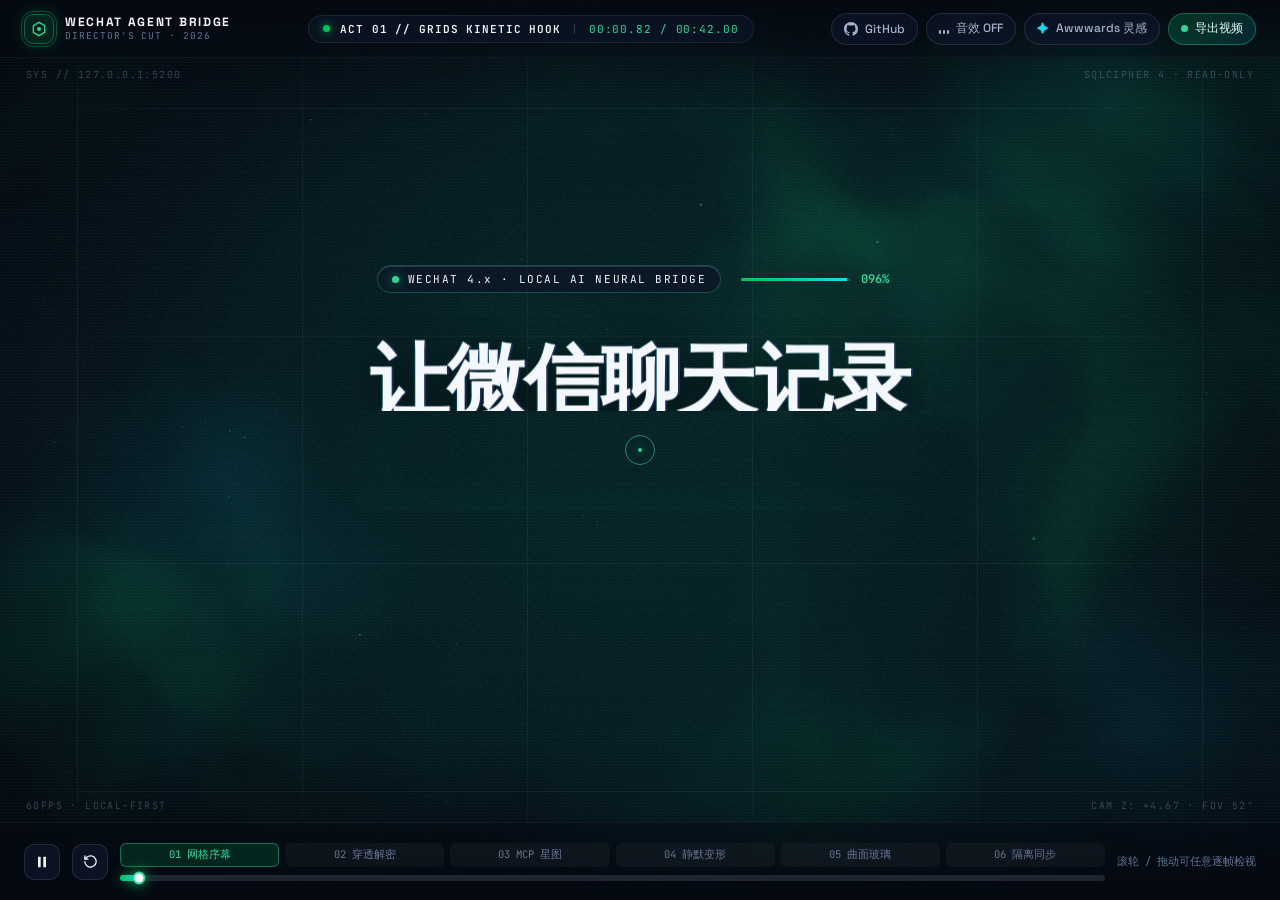
<file: docs/index.html>
<!DOCTYPE html>
<html lang="zh-CN">
<head>
  <meta charset="UTF-8" />
  <meta name="viewport" content="width=device-width, initial-scale=1.0" />
  <title>WeChat Agent Bridge — Awwwards-Grade Promotional Motion Film</title>
  <link rel="preconnect" href="https://fonts.googleapis.com" />
  <link rel="preconnect" href="https://fonts.gstatic.com" crossorigin />
  <link href="https://fonts.googleapis.com/css2?family=JetBrains+Mono:wght@400;500;600;700&family=Space+Grotesk:wght@400;500;600;700&display=swap" rel="stylesheet" />
  <link rel="stylesheet" href="css/promo.css" />
</head>
<body>
  <!-- Custom Precision Reticle Cursor -->
  <div class="reticle-cursor" id="reticleCursor" aria-hidden="true">
    <div class="reticle-ring"></div>
    <div class="reticle-dot"></div>
  </div>

  <!-- Fullscreen WebGL Aurora Shader + 3D Geometry Stage -->
  <canvas id="bgShaderCanvas" class="stage-canvas" aria-hidden="true"></canvas>
  <canvas id="fg3dCanvas" class="stage-canvas" aria-hidden="true"></canvas>

  <!-- Subtle Film Grain & Vignette Atmosphere -->
  <div class="film-vignette" aria-hidden="true"></div>
  <div class="film-scanlines" aria-hidden="true"></div>

  <!-- Architectural Hairline Grid (Grids — Obys inspired) -->
  <div class="arch-grid" id="archGrid" aria-hidden="true">
    <div class="arch-vlines">
      <span></span><span></span><span></span><span></span><span></span><span></span>
    </div>
    <div class="arch-hlines">
      <span></span><span></span><span></span><span></span>
    </div>
    <div class="arch-coord top-left">SYS // 127.0.0.1:5200</div>
    <div class="arch-coord top-right">SQLCIPHER 4 · READ-ONLY</div>
    <div class="arch-coord bottom-left">60FPS · LOCAL-FIRST</div>
    <div class="arch-coord bottom-right" id="archAngleCoord">CAM Z: +4.80 · FOV 52°</div>
  </div>

  <!-- Top Cinema HUD Header -->
  <header class="hud-top">
    <div class="brand-lockup">
      <div class="brand-emblem">
        <span class="emblem-pulse"></span>
        <svg viewBox="0 0 24 24" width="16" height="16" fill="none" stroke="currentColor" stroke-width="2">
          <path d="M12 2L20.5 7V17L12 22L3.5 17V7L12 2Z" />
          <circle cx="12" cy="12" r="3" fill="currentColor" stroke="none" />
        </svg>
      </div>
      <div class="brand-text">
        <span class="brand-name">WECHAT AGENT BRIDGE</span>
        <span class="brand-tag">DIRECTOR'S CUT · 2026</span>
      </div>
    </div>

    <div class="hud-center-status">
      <span class="rec-dot" id="playStateDot"></span>
      <span class="act-indicator" id="hudActLabel">ACT 01 // ARCHITECTURAL HOOK</span>
      <span class="hud-sep">|</span>
      <span class="timecode" id="hudTimecode">00:00.00 / 00:42.00</span>
    </div>

    <div class="hud-actions">
      <a class="hud-pill" href="https://github.com/shisisishi/wechat-agent-bridge" target="_blank" rel="noopener noreferrer" style="text-decoration:none" title="访问 GitHub 开源仓库">
        <svg viewBox="0 0 16 16" width="14" height="14" fill="currentColor" aria-hidden="true"><path d="M8 0C3.58 0 0 3.58 0 8c0 3.54 2.29 6.53 5.47 7.59.4.07.55-.17.55-.38 0-.19-.01-.82-.01-1.49-2.01.37-2.53-.49-2.69-.94-.09-.23-.48-.94-.82-1.13-.28-.15-.68-.52-.01-.53.63-.01 1.08.58 1.23.82.72 1.21 1.87.87 2.33.66.07-.52.28-.87.51-1.07-1.78-.2-3.64-.89-3.64-3.95 0-.87.31-1.59.82-2.15-.08-.2-.36-1.02.08-2.12 0 0 .67-.21 2.2.82.64-.18 1.32-.27 2-.27.68 0 1.36.09 2 .27 1.53-1.04 2.2-.82 2.2-.82.44 1.1.16 1.92.08 2.12.51.56.82 1.27.82 2.15 0 3.07-1.87 3.75-3.65 3.95.29.25.54.73.54 1.48 0 1.07-.01 1.93-.01 2.2 0 .21.15.46.55.38A8.013 8.013 0 0016 8c0-4.42-3.58-8-8-8z"/></svg>
        <span>GitHub</span>
      </a>
      <button class="hud-pill" id="btnSound" type="button" title="切换程序化电影音效 (M)">
        <span class="sound-bars" id="soundBars">
          <i></i><i></i><i></i>
        </span>
        <span id="soundLabel">音效 OFF</span>
      </button>
      <button class="hud-pill" id="btnCredits" type="button" title="查看 Awwwards 动效灵感来源">
        <span class="pill-spark">✦</span>
        <span>Awwwards 灵感</span>
      </button>
      <button class="hud-pill accent-pill" id="btnRecord" type="button" title="录制当前宣传动画并导出 WebM 视频">
        <span class="rec-circle"></span>
        <span id="recordLabel">导出视频</span>
      </button>
    </div>
  </header>

  <!-- Main Safe Viewport Stage (All 6 Acts Choreographed Deterministically) -->
  <main class="cinema-stage" id="cinemaStage">

    <!-- =========================================================
         ACT 01: ARCHITECTURAL GRID & KINETIC TYPOGRAPHY HOOK
         Awwwards Ref: Grids (Obys) + PVN Liquid Chromatic Title
         ========================================================= -->
    <section class="act act-1" id="act1" data-act="1">
      <div class="act1-preloader-row">
        <div class="mono-badge">
          <span class="live-beacon"></span>
          <span>WECHAT 4.x · LOCAL AI NEURAL BRIDGE</span>
        </div>
        <div class="loader-meter">
          <div class="loader-track"><div class="loader-fill" id="act1LoaderFill"></div></div>
          <span class="loader-pct" id="act1LoaderPct">000%</span>
        </div>
      </div>

      <div class="hero-headline-wrap">
        <div class="mask-line">
          <h1 class="hero-line liquid-shimmer" id="act1Line1">让微信聊天记录</h1>
        </div>
        <div class="mask-line">
          <h1 class="hero-line hero-line-emerald" id="act1Line2">直连你的本机 AI</h1>
        </div>
      </div>

      <div class="act1-subrow" id="act1Subrow">
        <p class="hero-subtitle">
          零 DLL 注入 · 纯本机离线直连 · 14 个原生 MCP 工具 · 静默小模型巡检 · 手机物理隔离双向同步
        </p>
        <div class="spec-chips">
          <span class="spec-chip"><strong>0</strong> 云端上传</span>
          <span class="spec-chip"><strong>14</strong> MCP 工具</span>
          <span class="spec-chip"><strong>7</strong> 大本机 Agent</span>
          <span class="spec-chip"><strong>24/7</strong> 离线待办进化</span>
        </div>
      </div>
    </section>

    <!-- =========================================================
         ACT 02: THROUGH THE CIPHER ORB — LOCAL READ-ONLY DECRYPTION
         Awwwards Ref: Apekon ("Through the orb: break transition")
         ========================================================= -->
    <section class="act act-2" id="act2" data-act="2">
      <div class="act2-top-hud">
        <span class="eyebrow-mono">ACT 02 // ZERO-INJECTION LOCAL DECRYPTION</span>
        <div class="cipher-status-pill" id="cipherStatusPill">
          <span class="cipher-led"></span>
          <span id="cipherStatusText">SCANNING · SQLCIPHER 4 MEMORY</span>
        </div>
      </div>

      <div class="act2-orb-frame">
        <div class="orb-reticle" id="orbReticle">
          <span class="corner tl">+</span>
          <span class="corner tr">+</span>
          <span class="corner bl">+</span>
          <span class="corner br">+</span>
          <div class="orb-ring-dashed"></div>
          <div class="orb-center-readout">
            <div class="scramble-code" id="act2ScrambleCode">AES-256-CBC · 0x7F9A..E4</div>
            <div class="orb-big-metric" id="act2DbCounter">00 / 20 DB</div>
          </div>
        </div>
      </div>

      <div class="act2-bottom-copy">
        <h2 class="act-title-sm" id="act2Title">只读内存取密，零侵入离线直连微信 4.x</h2>
        <div class="act2-pillars">
          <div class="pillar-item">
            <span class="pillar-idx">01</span>
            <span>仅调用只读 <code>ReadProcessMemory</code>，不注入 DLL</span>
          </div>
          <div class="pillar-item">
            <span class="pillar-idx">02</span>
            <span>自动识别 <code>xwechat_files</code> 全部 20 个加密库</span>
          </div>
          <div class="pillar-item">
            <span class="pillar-idx">03</span>
            <span>纯本机 <code>127.0.0.1</code> 闭环，数据永不出电脑</span>
          </div>
        </div>
      </div>
    </section>

    <!-- =========================================================
         ACT 03: THE MCP CONSTELLATION — 14 TOOLS × 7 LOCAL AGENTS
         Awwwards Ref: Cyera AI Guardian (Active Theory)
         ========================================================= -->
    <section class="act act-3" id="act3" data-act="3">
      <div class="act3-editorial">
        <span class="eyebrow-mono">ACT 03 // MCP PROTOCOL CONSTELLATION</span>
        <h2 class="editorial-h2">
          <span class="line-reveal">14 个原生工具</span>
          <span class="line-reveal text-emerald">唤醒 7 大本机 Agent</span>
        </h2>
        <p class="editorial-desc">
          不再一条条复制粘贴给 AI。一键写入标准 MCP 协议配置，让本机所有智能体按需检索会话、交叉比对、生成趋势与年度洞察。
        </p>

        <div class="mcp-tool-stream" id="mcpToolStream">
          <span class="mcp-tag" data-idx="0">list_sessions()</span>
          <span class="mcp-tag" data-idx="1">search_messages()</span>
          <span class="mcp-tag" data-idx="2">get_chat_stats()</span>
          <span class="mcp-tag" data-idx="3">get_timeline()</span>
          <span class="mcp-tag" data-idx="4">get_keyword_trend()</span>
          <span class="mcp-tag" data-idx="5">get_year_report()</span>
          <span class="mcp-tag" data-idx="6">export_chat()</span>
          <span class="mcp-tag" data-idx="7">refresh_data()</span>
        </div>
      </div>

      <div class="constellation-hud" id="constellationHud">
        <div class="core-label" id="constellationCoreLabel">
          <span class="core-kicker">MCP CORE</span>
          <strong>14 TOOLS</strong>
        </div>
        <div class="agent-node" data-agent="0">
          <span class="agent-dot"></span>
          <div class="agent-meta"><strong>Claude Code</strong><span>CLI · MCP STDIO</span></div>
        </div>
        <div class="agent-node" data-agent="1">
          <span class="agent-dot"></span>
          <div class="agent-meta"><strong>Codex CLI</strong><span>EXEC + IMAGE</span></div>
        </div>
        <div class="agent-node" data-agent="2">
          <span class="agent-dot"></span>
          <div class="agent-meta"><strong>Antigravity</strong><span>NATIVE MCP</span></div>
        </div>
        <div class="agent-node" data-agent="3">
          <span class="agent-dot"></span>
          <div class="agent-meta"><strong>OpenClaw</strong><span>AUTOMATION</span></div>
        </div>
        <div class="agent-node" data-agent="4">
          <span class="agent-dot"></span>
          <div class="agent-meta"><strong>Obsidian</strong><span>MD KNOWLEDGE</span></div>
        </div>
        <div class="agent-node" data-agent="5">
          <span class="agent-dot"></span>
          <div class="agent-meta"><strong>Ollama 3B</strong><span>LOCAL FILTER</span></div>
        </div>
        <div class="agent-node" data-agent="6">
          <span class="agent-dot"></span>
          <div class="agent-meta"><strong>Webhook</strong><span>CUSTOM PIPE</span></div>
        </div>
      </div>
    </section>

    <!-- =========================================================
         ACT 04: SILENT LOCAL AI FUNNEL — PROMPT-TO-TODO FLIP MORPH
         Awwwards Ref: Cheese AI (WebGL Orb + UI FLIP Morph)
         ========================================================= -->
    <section class="act act-4" id="act4" data-act="4">
      <div class="act4-header">
        <span class="eyebrow-mono">ACT 04 // OFFLINE QWEN 3B · 3-LAYER NOISE FILTER</span>
        <h2 class="act4-title">离线小模型静默巡检，<span class="text-emerald">从百条水群提炼关键待办</span></h2>
      </div>

      <div class="act4-stage">
        <div class="noise-stream" id="noiseStream">
          <div class="chat-chip noise" data-kind="noise">
            <span class="chip-tag muted">水群闲聊</span>
            <span>哈哈哈今晚吃什么呀 [表情] [表情]</span>
          </div>
          <div class="chat-chip signal" data-kind="signal" data-sig="0">
            <span class="chip-tag emerald">产品核心群</span>
            <span>@全体成员 明晚 20:00 前请提交 V2.4 架构评审终稿 PDF</span>
          </div>
          <div class="chat-chip noise" data-kind="noise">
            <span class="chip-tag muted">企业推广</span>
            <span>🔥 限时 3 折大促最后 2 小时，点击立即领取！</span>
          </div>
          <div class="chat-chip signal" data-kind="signal" data-sig="1">
            <span class="chip-tag cyan">研发同步群</span>
            <span>周五 10:00 性能压测复盘会，需提前导出近 14 天监控曲线</span>
          </div>
          <div class="chat-chip noise" data-kind="noise">
            <span class="chip-tag muted">接龙刷屏</span>
            <span>收到 +1 / 收到 +1 / 收到 +1（共 28 条已折叠）</span>
          </div>
          <div class="chat-chip signal" data-kind="signal" data-sig="2">
            <span class="chip-tag indigo">设计协作</span>
            <span>新版图标切图已上传云盘，今晚确认动效曲线参数</span>
          </div>
        </div>

        <div class="morph-shell" id="morphShell">
          <div class="morph-pill-face" id="morphPillFace">
            <div class="mini-orb-glow"></div>
            <div class="pill-copy">
              <div class="pill-title">Ollama · Qwen 2.5 3B 离线推理引擎</div>
              <div class="pill-sub" id="morphPillStatus">三层防噪过滤中 · 严格 JSON Schema · 30s 自动释放显存</div>
            </div>
            <div class="pill-stats">
              <span>0¥ 成本</span>
              <span>离线 100%</span>
            </div>
          </div>

          <div class="morph-todo-face" id="morphTodoFace">
            <div class="todo-topbar">
              <div class="todo-brand">
                <span class="live-beacon"></span>
                <strong>实时待办清单</strong>
                <span class="todo-badge">AUTO-SYNC · EVERY 1H</span>
              </div>
              <div class="todo-progress-wrap">
                <span class="todo-pct" id="todoPctText">66%</span>
                <div class="todo-bar"><div class="todo-bar-fill" id="todoBarFill"></div></div>
              </div>
            </div>

            <div class="todo-list">
              <div class="todo-item" id="todoItem1">
                <div class="todo-check" id="todoCheck1">
                  <svg viewBox="0 0 18 18" width="14" height="14">
                    <path id="todoCheckPath" d="M3.5 9.5L7.2 13.2L14.5 5.2" fill="none" stroke="currentColor" stroke-width="2.4" stroke-linecap="round" stroke-linejoin="round" />
                  </svg>
                </div>
                <div class="todo-body">
                  <div class="todo-line">
                    <span class="prio high">高优</span>
                    <span class="todo-text" id="todoText1">提交 V2.4 架构评审终稿 PDF</span>
                  </div>
                  <div class="todo-meta">来源：产品核心群 · 截止：明晚 20:00 · 相似度去重已通过</div>
                </div>
              </div>

              <div class="todo-item" id="todoItem2">
                <div class="todo-check"></div>
                <div class="todo-body">
                  <div class="todo-line">
                    <span class="prio high">高优</span>
                    <span class="todo-text">导出近 14 天性能压测曲线备会</span>
                  </div>
                  <div class="todo-meta">来源：研发同步群 · 截止：周五 10:00</div>
                </div>
              </div>

              <div class="todo-item" id="todoItem3">
                <div class="todo-check"></div>
                <div class="todo-body">
                  <div class="todo-line">
                    <span class="prio normal">普通</span>
                    <span class="todo-text">确认新版动效曲线参数与图标切图</span>
                  </div>
                  <div class="todo-meta">来源：设计协作 · 截止：今晚</div>
                </div>
              </div>
            </div>

            <canvas id="confettiCanvas" class="confetti-canvas" width="480" height="260"></canvas>
          </div>
        </div>
      </div>
    </section>

    <!-- =========================================================
         ACT 05: CURVED LIQUID GLASS STUDIO — OBSIDIAN JADE DASHBOARD
         Awwwards Ref: Piven Ilya (PVN) Curved Glass Carousel + HUD Reticles
         ========================================================= -->
    <section class="act act-5" id="act5" data-act="5">
      <div class="act5-header">
        <span class="eyebrow-mono">ACT 05 // OBSIDIAN JADE · LIQUID GLASS WORKSPACE</span>
        <h2 class="act5-title">曜石翡翠液态玻璃，<span class="text-emerald">60fps 交互洞察工作台</span></h2>
      </div>

      <div class="curved-stage" id="curvedStage">
        <div class="pvn-hud-frame" id="pvnHudFrame">
          <i class="ret-c tl">+</i>
          <i class="ret-c tr">+</i>
          <i class="ret-c bl">+</i>
          <i class="ret-c br">+</i>
          <span class="pvn-caption" id="pvnCaption">02 / 03 · 曜石翡翠 ⇄ 瓷雾浅色 · 水波纹双主题</span>
        </div>

        <div class="curved-track" id="curvedTrack">
          <article class="glass-card" id="glassCard0" data-card="0">
            <div class="card-specular"></div>
            <div class="card-head">
              <span class="card-idx">01 // ANALYTICS</span>
              <span class="card-pill">24H 活跃热力图</span>
            </div>
            <div class="kpi-strip">
              <div class="kpi-box">
                <small>总消息量</small>
                <strong id="kpiMsgCount">142,860</strong>
              </div>
              <div class="kpi-box">
                <small>活跃会话</small>
                <strong>286</strong>
              </div>
              <div class="kpi-box">
                <small>响应均速</small>
                <strong class="text-cyan">42s</strong>
              </div>
            </div>
            <div class="heatmap-grid" id="heatmapGrid"></div>
            <div class="trend-chart-wrap">
              <svg viewBox="0 0 320 76" class="trend-svg" preserveAspectRatio="none">
                <defs>
                  <linearGradient id="trendGrad" x1="0" y1="0" x2="0" y2="1">
                    <stop offset="0%" stop-color="#07c160" stop-opacity="0.45" />
                    <stop offset="100%" stop-color="#07c160" stop-opacity="0.0" />
                  </linearGradient>
                </defs>
                <path class="trend-area" d="M0,66 C32,58 55,24 92,34 C128,44 155,14 196,22 C238,30 272,8 320,16 L320,76 L0,76 Z" fill="url(#trendGrad)" />
                <path id="trendLinePath" class="trend-line" d="M0,66 C32,58 55,24 92,34 C128,44 155,14 196,22 C238,30 272,8 320,16" fill="none" stroke="#10b981" stroke-width="2.5" stroke-linecap="round" />
              </svg>
            </div>
          </article>

          <article class="glass-card" id="glassCard1" data-card="1">
            <div class="card-specular"></div>
            <div class="theme-ripple-layer" id="themeRippleLayer"></div>
            <div class="card-head">
              <span class="card-idx">02 // WORKBENCH</span>
              <span class="card-pill emerald">127.0.0.1:5200</span>
            </div>
            <div class="mock-nav">
              <div class="mock-nav-pill" id="mockNavPill"></div>
              <span class="mock-tab active" data-tab="0">会话流</span>
              <span class="mock-tab" data-tab="1">统计中心</span>
              <span class="mock-tab" data-tab="2">高频词云</span>
              <span class="mock-tab" data-tab="3">MCP 状态</span>
            </div>
            <div class="mock-chat-area">
              <div class="bubble other">
                <span class="b-name">架构组 · Lin</span>
                <p>本周 MCP 工具链路全部压测通过，平均检索耗时 18ms</p>
              </div>
              <div class="bubble self">
                <p>太棒了！已自动同步至桌面待办浮窗与手机端 ✨</p>
              </div>
              <div class="bubble other">
                <span class="b-name">产品组 · Mia</span>
                <p>导出 HTML 报告和 24h 热力图在深浅双主题下都超丝滑</p>
              </div>
            </div>
            <div class="mock-footer">
              <span class="dot-online"></span>
              <span>本地实时解密刷新 · 每 60 秒增量同步</span>
            </div>
          </article>

          <article class="glass-card" id="glassCard2" data-card="2">
            <div class="card-specular"></div>
            <div class="card-head">
              <span class="card-idx">03 // DESKTOP HUD</span>
              <span class="card-pill cyan">置顶半透明浮窗</span>
            </div>
            <div class="export-badges">
              <span class="exp-badge">TXT</span>
              <span class="exp-badge">JSON</span>
              <span class="exp-badge">HTML</span>
              <span class="exp-badge">MARKDOWN</span>
            </div>
            <div class="mini-hud-cards">
              <div class="mini-hud-row">
                <span class="hud-ico">⚡</span>
                <div>
                  <strong>Ctrl + Alt + W 全局抓取</strong>
                  <small>剪贴板 + 拖拽悬浮球 + Win11 ShareTarget</small>
                </div>
              </div>
              <div class="mini-hud-row">
                <span class="hud-ico">🎯</span>
                <div>
                  <strong>3D 视差光影卡片</strong>
                  <small>光标聚光高光 + 弹簧阻尼微交互</small>
                </div>
              </div>
              <div class="mini-hud-row">
                <span class="hud-ico">🛡️</span>
                <div>
                  <strong>极光双主题水波纹切换</strong>
                  <small>View Transition API 圆形扩散过渡</small>
                </div>
              </div>
            </div>
          </article>
        </div>
      </div>
    </section>

    <!-- =========================================================
         ACT 06: AIR-GAPPED MOBILE SYNC FLYTHROUGH & HERO FINALE
         Awwwards Ref: Focus Industries (3D Flythrough + Aerospace HUD) + Grids Closing
         ========================================================= -->
    <section class="act act-6" id="act6" data-act="6">
      <div class="act6-arch-scene" id="act6ArchScene">
        <div class="act6-header">
          <span class="eyebrow-mono">ACT 06 // PHYSICAL AIR-GAP · MOBILE HTTPS SYNC</span>
          <h2 class="act6-title">聊天记录锁死本机，<span class="text-emerald">待办清单随身秒级同步</span></h2>
        </div>

        <div class="airgap-diagram">
          <div class="vault-card" id="vaultCard">
            <div class="vault-badge">LOCAL ONLY · 127.0.0.1:5200</div>
            <div class="vault-icon">
              <svg viewBox="0 0 24 24" width="28" height="28" fill="none" stroke="currentColor" stroke-width="1.8">
                <rect x="4" y="11" width="16" height="10" rx="2" />
                <path d="M8 11V7a4 4 0 0 1 8 0v4" />
              </svg>
            </div>
            <h3>微信聊天记录金库</h3>
            <p>公网完全不可达 · <code>/api/messages</code> 严格拦截返回 <code>404</code></p>
            <div class="vault-tags">
              <span>SQLite 本地库</span>
              <span>零公网暴露</span>
            </div>
          </div>

          <div class="tunnel-bridge">
            <div class="airgap-wall">
              <span class="wall-label">AIR-GAP ISOLATION</span>
            </div>
            <div class="tunnel-pipe">
              <div class="pipe-label">PORT 5201 · HTTPS AUTO-HEAL TUNNEL</div>
              <div class="pipe-track">
                <div class="pipe-pulse p1"></div>
                <div class="pipe-pulse p2"></div>
                <div class="pipe-pulse p3"></div>
              </div>
              <div class="pipe-sub">HttpOnly + Secure Cookie · 休眠断线自动重建</div>
            </div>
          </div>

          <div class="phone-mockup" id="phoneMockup">
            <div class="phone-notch"></div>
            <div class="phone-screen">
              <div class="phone-top">
                <span>SYNCED · 4G/5G</span>
                <span class="phone-led"></span>
              </div>
              <div class="phone-title">随身待办同步</div>
              <div class="phone-task done">
                <i>✓</i><span>提交架构评审终稿 PDF</span>
              </div>
              <div class="phone-task active" id="phoneLiveTask">
                <i></i><span>导出 14 天性能压测曲线</span>
              </div>
              <div class="phone-task">
                <i></i><span>确认动效曲线参数</span>
              </div>
              <div class="phone-toast" id="phoneToast">⚡ 电脑端刚刚同步 +1</div>
            </div>
          </div>
        </div>
      </div>

      <div class="act6-finale" id="act6Finale">
        <div class="finale-eyebrow">LOCAL-FIRST · ZERO-INJECTION · ALWAYS IN SYNC</div>
        <h2 class="finale-wordmark">WeChat Agent Bridge</h2>
        <p class="finale-tagline">把沉睡在微信里的千万条对话，变成你 24 小时在线的私人本地 AI 神经系统。</p>
        <div class="finale-ctas">
          <button class="cta-btn primary" id="btnReplayFinale" type="button">↻ 重播完整宣传片</button>
          <a class="cta-btn ghost" href="https://github.com/shisisishi/wechat-agent-bridge" target="_blank" rel="noopener noreferrer" style="display:inline-flex;align-items:center;text-decoration:none">★ 查看 GitHub 源码</a>
          <button class="cta-btn ghost" id="btnExploreFinale" type="button">✦ 查看 6 大 Awwwards 动效拆解</button>
        </div>
      </div>
    </section>

  </main>

  <!-- Bottom Cinema Timeline & Chapter Scrubber -->
  <footer class="hud-bottom">
    <div class="transport-row">
      <button class="icon-btn" id="btnPlayPause" type="button" title="播放 / 暂停 (Space)">
        <svg id="iconPause" viewBox="0 0 24 24" width="16" height="16" fill="currentColor">
          <rect x="6" y="4" width="4" height="16" rx="1" />
          <rect x="14" y="4" width="4" height="16" rx="1" />
        </svg>
        <svg id="iconPlay" viewBox="0 0 24 24" width="16" height="16" fill="currentColor" style="display:none">
          <path d="M6 4l14 8-14 8V4z" />
        </svg>
      </button>
      <button class="icon-btn" id="btnRestart" type="button" title="从头播放 (R)">
        <svg viewBox="0 0 24 24" width="15" height="15" fill="none" stroke="currentColor" stroke-width="2" stroke-linecap="round" stroke-linejoin="round">
          <path d="M3 12a9 9 0 1 0 3-6.7L3 8" />
          <path d="M3 3v5h5" />
        </svg>
      </button>

      <div class="timeline-wrap" id="timelineWrap">
        <div class="chapter-pills" id="chapterPills">
          <button class="chap-btn active" data-time="0.4">01 网格序幕</button>
          <button class="chap-btn" data-time="6.2">02 穿透解密</button>
          <button class="chap-btn" data-time="13.5">03 MCP 星图</button>
          <button class="chap-btn" data-time="21.5">04 静默变形</button>
          <button class="chap-btn" data-time="29.5">05 曲面玻璃</button>
          <button class="chap-btn" data-time="36.2">06 隔离同步</button>
        </div>
        <div class="scrubber-rail" id="scrubberRail">
          <div class="scrubber-fill" id="scrubberFill"></div>
          <div class="scrubber-thumb" id="scrubberThumb"></div>
        </div>
      </div>

      <div class="controls-hint">滚轮 / 拖动可任意逐帧检视</div>
    </div>
  </footer>

  <!-- Awwwards Inspiration & Breakdown Drawer -->
  <aside class="credits-drawer" id="creditsDrawer" aria-hidden="true">
    <div class="credits-backdrop" id="creditsBackdrop"></div>
    <div class="credits-panel">
      <div class="credits-head">
        <div>
          <span class="eyebrow-mono">AWWWARDS MOTION DNA</span>
          <h3>本片采用的 6 大 Awwwards 顶级动效技法</h3>
        </div>
        <button class="icon-btn" id="btnCloseCredits" type="button">✕</button>
      </div>
      <div class="credits-list">
        <div class="credit-card" data-jump="0.8">
          <div class="credit-top"><strong>01 · Grids</strong><span>Obys · SOTD 7.63</span></div>
          <p>发丝级建筑辅助网格 + <code>clip-path</code> 极速指数缓动排版揭示 + 精密进度标尺。</p>
        </div>
        <div class="credit-card" data-jump="8.2">
          <div class="credit-top"><strong>02 · Through The Orb</strong><span>Apekon · Transition</span></div>
          <p>3D 三角网格密码球体，在场景转场时推镜直接「穿透球体」切入下一空间。</p>
        </div>
        <div class="credit-card" data-jump="15.0">
          <div class="credit-top"><strong>03 · Cyera AI Guardian</strong><span>Active Theory · SOTD</span></div>
          <p>深空 3D 轨道星图，中央 MCP 核心与 7 大本机 Agent 节点以发光能量脉冲互联。</p>
        </div>
        <div class="credit-card" data-jump="23.5">
          <div class="credit-top"><strong>04 · Cheese AI</strong><span>CHEESE DESIGN · WebGL</span></div>
          <p>杂讯气泡吸附至 AI 光球胶囊后，以弹性 FLIP 变形无缝展开为实时待办面板与微彩带特效。</p>
        </div>
        <div class="credit-card" data-jump="31.5">
          <div class="credit-top"><strong>05 · Curved Glass Carousel</strong><span>Piven Ilya (PVN)</span></div>
          <p>柱面透视液态玻璃画廊、四隅 1px <code>+</code> 光学准星框、边缘高光扫掠与水波纹双主题。</p>
        </div>
        <div class="credit-card" data-jump="37.0">
          <div class="credit-top"><strong>06 · Focus Industries</strong><span>Federico &amp; GA · 3D</span></div>
          <p>空间飞行镜头衔接工业级双端口物理隔离架构图，展示 5200 本地金库与 5201 手机加密同步。</p>
        </div>
      </div>
    </div>
  </aside>

  <!-- Zero-CORS Classic Deferred Scripts -->
  <script defer src="js/webgl-stage.js"></script>
  <script defer src="js/sound-engine.js"></script>
  <script defer src="js/director.js"></script>
</body>
</html>
</file>
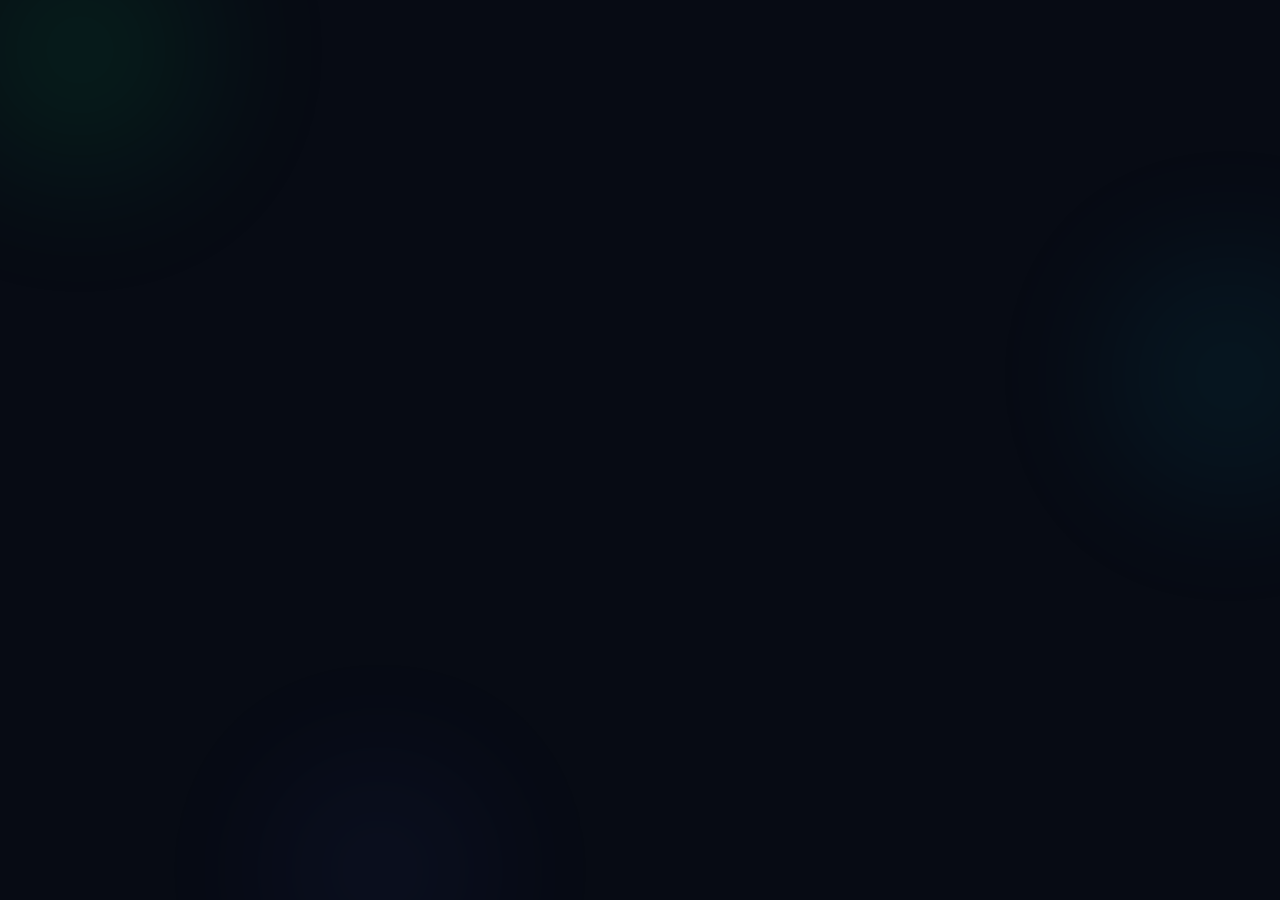
<file: bridge/mobile_ui.html>
<!DOCTYPE html>
<html lang="zh-CN">
<head>
  <meta charset="UTF-8" />
  <meta name="viewport" content="width=device-width, initial-scale=1.0, viewport-fit=cover, maximum-scale=1.0, user-scalable=no" />
  <meta name="theme-color" content="#070b14" id="themeMeta" />
  <meta name="apple-mobile-web-app-capable" content="yes" />
  <meta name="apple-mobile-web-app-status-bar-style" content="black-translucent" />
  <meta name="apple-mobile-web-app-title" content="微信待办" />
  <link rel="manifest" href="/manifest.webmanifest" />
  <link rel="icon" type="image/svg+xml" href="/icon.svg" />
  <link rel="apple-touch-icon" href="/icon.svg" />
  <title>微信实时待办 · 手机同步</title>
  <style>
    :root {
      --bg-canvas: #070b14;
      --glass-bg: rgba(15, 23, 42, 0.76);
      --glass-strong: rgba(15, 23, 42, 0.9);
      --card-bg: rgba(24, 34, 54, 0.78);
      --glass-border: rgba(255, 255, 255, 0.09);
      --glass-highlight: inset 0 1px 0 rgba(255, 255, 255, 0.07);
      --text-primary: #f1f5f9;
      --text-secondary: #9fb0c9;
      --text-muted: #6c7f9c;
      --accent: #07c160;
      --accent-rgb: 7, 193, 96;
      --accent-2: #06b6d4;
      --red: #f43f5e;
      --amber: #f59e0b;
      --shadow: 0 16px 38px rgba(2, 6, 23, 0.45);
      --ease-spring: cubic-bezier(0.34, 1.36, 0.64, 1);
      --ease-smooth: cubic-bezier(0.22, 1, 0.36, 1);
    }

    :root[data-theme="light"] {
      --bg-canvas: #eff4f9;
      --glass-bg: rgba(255, 255, 255, 0.84);
      --glass-strong: rgba(255, 255, 255, 0.94);
      --card-bg: rgba(255, 255, 255, 0.9);
      --glass-border: rgba(15, 23, 42, 0.08);
      --glass-highlight: inset 0 1px 0 rgba(255, 255, 255, 0.95);
      --text-primary: #0f172a;
      --text-secondary: #475569;
      --text-muted: #7c8da6;
      --accent: #07b85b;
      --accent-rgb: 7, 184, 91;
      --shadow: 0 14px 34px rgba(15, 23, 42, 0.09);
    }

    * { box-sizing: border-box; margin: 0; padding: 0; -webkit-tap-highlight-color: transparent; }

    body {
      font-family: -apple-system, BlinkMacSystemFont, "PingFang SC", "Segoe UI Variable", "Microsoft YaHei UI", sans-serif;
      background: var(--bg-canvas);
      color: var(--text-primary);
      min-height: 100dvh;
      overflow-x: hidden;
      -webkit-font-smoothing: antialiased;
      padding: env(safe-area-inset-top) 0 calc(28px + env(safe-area-inset-bottom));
    }

    /* Ambient Aurora */
    .aurora {
      position: fixed; inset: 0; pointer-events: none; z-index: 0; overflow: hidden;
    }
    .orb {
      position: absolute; border-radius: 50%; filter: blur(78px); opacity: 0.32;
      will-change: transform;
    }
    .orb-1 {
      width: 340px; height: 340px; top: -120px; left: -90px;
      background: radial-gradient(circle, rgba(7, 193, 96, 0.6), transparent 70%);
      animation: drift1 16s ease-in-out infinite alternate;
    }
    .orb-2 {
      width: 320px; height: 320px; right: -110px; top: 24%;
      background: radial-gradient(circle, rgba(6, 182, 212, 0.48), transparent 70%);
      animation: drift2 20s ease-in-out infinite alternate;
    }
    .orb-3 {
      width: 300px; height: 300px; bottom: -120px; left: 18%;
      background: radial-gradient(circle, rgba(99, 102, 241, 0.36), transparent 70%);
      animation: drift3 24s ease-in-out infinite alternate;
    }
    :root[data-theme="light"] .orb { opacity: 0.2; }
    @keyframes drift1 { to { transform: translate3d(50px, 40px, 0) scale(1.14); } }
    @keyframes drift2 { to { transform: translate3d(-45px, 60px, 0) scale(1.12); } }
    @keyframes drift3 { to { transform: translate3d(40px, -45px, 0) scale(1.1); } }

    .wrap {
      position: relative; z-index: 1;
      max-width: 560px; margin: 0 auto; padding: 14px 16px 24px;
    }

    /* Lock Gate */
    .lock-screen {
      min-height: calc(100dvh - 60px);
      display: flex; align-items: center; justify-content: center; padding: 20px 8px;
    }
    .lock-card {
      width: 100%; max-width: 380px;
      background: var(--glass-strong);
      backdrop-filter: blur(24px) saturate(165%);
      -webkit-backdrop-filter: blur(24px) saturate(165%);
      border: 1px solid var(--glass-border);
      border-radius: 24px; padding: 30px 24px;
      box-shadow: var(--shadow), var(--glass-highlight);
      text-align: center;
      animation: popIn 0.45s var(--ease-spring);
    }
    .lock-icon {
      width: 62px; height: 62px; margin: 0 auto 16px; border-radius: 18px;
      background: linear-gradient(135deg, #07c160, #06b6d4);
      display: flex; align-items: center; justify-content: center;
      color: #fff; box-shadow: 0 10px 28px rgba(7, 193, 96, 0.38);
    }
    .lock-title { font-size: 20px; font-weight: 800; margin-bottom: 6px; }
    .lock-sub { font-size: 13px; color: var(--text-secondary); line-height: 1.55; margin-bottom: 20px; }
    .lock-input {
      width: 100%; padding: 13px 16px; font-size: 16px;
      border-radius: 14px; border: 1px solid var(--glass-border);
      background: var(--card-bg); color: var(--text-primary);
      outline: none; margin-bottom: 12px;
      transition: border-color 0.2s, box-shadow 0.2s;
    }
    .lock-input:focus {
      border-color: rgba(var(--accent-rgb), 0.75);
      box-shadow: 0 0 0 3px rgba(var(--accent-rgb), 0.18);
    }
    .lock-btn {
      width: 100%; padding: 13px; border: none; border-radius: 14px;
      background: linear-gradient(135deg, #07c160, #10b981);
      color: #fff; font-size: 15px; font-weight: 700; cursor: pointer;
      box-shadow: 0 8px 22px rgba(7, 193, 96, 0.35);
      transition: transform 0.2s var(--ease-spring);
    }
    .lock-btn:active { transform: scale(0.97); }
    .lock-err { margin-top: 10px; font-size: 12.5px; color: #fb7185; min-height: 18px; }

    /* Main App */
    .hidden { display: none !important; }

    .topbar {
      display: flex; align-items: center; justify-content: space-between;
      margin-bottom: 14px; padding: 4px 2px;
    }
    .brand { display: flex; align-items: center; gap: 10px; }
    .brand-icon {
      width: 38px; height: 38px; border-radius: 12px;
      background: linear-gradient(135deg, #07c160 0%, #10b981 55%, #06b6d4 100%);
      display: flex; align-items: center; justify-content: center; color: #fff;
      box-shadow: 0 6px 18px rgba(7, 193, 96, 0.35);
    }
    .brand-name { font-size: 17px; font-weight: 800; letter-spacing: -0.01em; }
    .brand-sub { font-size: 11px; color: var(--text-muted); display: flex; align-items: center; gap: 6px; margin-top: 1px; }
    .live-dot {
      position: relative; width: 7px; height: 7px; border-radius: 50%;
      background: #10b981; display: inline-block;
      box-shadow: 0 0 8px rgba(16, 185, 129, 0.8);
    }
    .live-dot::after {
      content: ""; position: absolute; inset: -4px; border-radius: 50%;
      border: 1.5px solid rgba(16, 185, 129, 0.7);
      animation: pulse 2.2s ease-out infinite;
    }
    @keyframes pulse { 0% { transform: scale(0.75); opacity: 0.9; } 100% { transform: scale(2.2); opacity: 0; } }

    .top-actions { display: flex; gap: 8px; }
    .circle-btn {
      width: 38px; height: 38px; border-radius: 12px;
      background: var(--glass-bg); border: 1px solid var(--glass-border);
      backdrop-filter: blur(16px); -webkit-backdrop-filter: blur(16px);
      color: var(--text-secondary); cursor: pointer;
      display: flex; align-items: center; justify-content: center;
      box-shadow: var(--glass-highlight);
      transition: transform 0.22s var(--ease-spring), color 0.2s, border-color 0.2s;
    }
    .circle-btn:active { transform: scale(0.92); }
    .circle-btn.spinning svg { animation: spin 0.75s linear infinite; }
    @keyframes spin { to { transform: rotate(360deg); } }

    /* Hero Progress Card */
    .hero {
      background: linear-gradient(135deg, rgba(7, 38, 42, 0.88), rgba(14, 34, 58, 0.86));
      backdrop-filter: blur(22px) saturate(160%);
      -webkit-backdrop-filter: blur(22px) saturate(160%);
      border: 1px solid rgba(255, 255, 255, 0.11);
      border-radius: 22px; padding: 18px 18px 16px;
      box-shadow: var(--shadow), inset 0 1px 0 rgba(255, 255, 255, 0.12);
      margin-bottom: 14px;
      animation: popIn 0.4s var(--ease-smooth);
    }
    :root[data-theme="light"] .hero {
      background: linear-gradient(135deg, rgba(236, 253, 245, 0.92), rgba(224, 242, 254, 0.9));
      border-color: rgba(7, 193, 96, 0.22);
    }
    .hero-top { display: flex; align-items: center; gap: 16px; }
    .ring-wrap {
      position: relative; width: 68px; height: 68px; flex-shrink: 0;
      display: flex; align-items: center; justify-content: center;
    }
    .ring-svg { width: 68px; height: 68px; transform: rotate(-90deg); }
    .ring-track { fill: none; stroke: rgba(148, 163, 184, 0.22); stroke-width: 6; }
    .ring-fill {
      fill: none; stroke: #07c160; stroke-width: 6; stroke-linecap: round;
      transition: stroke-dashoffset 0.65s var(--ease-smooth);
      filter: drop-shadow(0 0 6px rgba(7, 193, 96, 0.55));
    }
    .ring-pct { position: absolute; font-size: 14px; font-weight: 800; }
    .hero-info { flex: 1; min-width: 0; }
    .hero-title { font-size: 16px; font-weight: 800; margin-bottom: 4px; }
    .hero-nums { display: flex; gap: 12px; font-size: 12.5px; color: var(--text-secondary); flex-wrap: wrap; }
    .hero-nums b { color: var(--text-primary); }
    .hero-nums .hi { color: #fb7185; }
    :root[data-theme="light"] .hero-nums .hi { color: #e11d48; }
    .sync-banner {
      margin-top: 12px; padding-top: 10px;
      border-top: 1px solid var(--glass-border);
      font-size: 11.5px; color: var(--text-secondary); line-height: 1.45;
      display: flex; align-items: flex-start; gap: 7px;
    }

    /* Quick Add Card */
    .add-card {
      background: var(--glass-bg);
      backdrop-filter: blur(20px); -webkit-backdrop-filter: blur(20px);
      border: 1px solid var(--glass-border);
      border-radius: 18px; padding: 12px;
      box-shadow: var(--glass-highlight);
      margin-bottom: 14px;
    }
    .add-row { display: flex; gap: 8px; }
    .add-input {
      flex: 1; min-width: 0; font-size: 16px; padding: 10px 13px;
      border-radius: 12px; border: 1px solid var(--glass-border);
      background: var(--card-bg); color: var(--text-primary); outline: none;
    }
    .add-input:focus { border-color: rgba(var(--accent-rgb), 0.7); box-shadow: 0 0 0 3px rgba(var(--accent-rgb), 0.14); }
    .add-btn {
      padding: 0 18px; border: none; border-radius: 12px;
      background: linear-gradient(135deg, #07c160, #10b981);
      color: #fff; font-size: 14px; font-weight: 700; cursor: pointer;
      box-shadow: 0 4px 14px rgba(7, 193, 96, 0.34);
      flex-shrink: 0; transition: transform 0.2s var(--ease-spring);
    }
    .add-btn:active { transform: scale(0.94); }
    .add-opts { display: flex; gap: 8px; margin-top: 8px; align-items: center; }
    .prio-toggle {
      padding: 5px 11px; border-radius: 999px; font-size: 12px; font-weight: 600;
      border: 1px solid var(--glass-border); background: var(--card-bg); color: var(--text-secondary);
      cursor: pointer; transition: all 0.2s;
    }
    .prio-toggle.active {
      background: rgba(244, 63, 94, 0.16); color: #fb7185; border-color: rgba(244, 63, 94, 0.38);
    }
    .dl-input {
      flex: 1; font-size: 13px; padding: 5px 10px; border-radius: 999px;
      border: 1px solid var(--glass-border); background: var(--card-bg);
      color: var(--text-primary); outline: none;
    }

    /* Filter Chips */
    .filters {
      display: flex; gap: 8px; overflow-x: auto; padding-bottom: 4px; margin-bottom: 12px;
      scrollbar-width: none;
    }
    .filters::-webkit-scrollbar { display: none; }
    .chip {
      flex-shrink: 0; padding: 7px 14px; border-radius: 999px;
      border: 1px solid var(--glass-border); background: var(--glass-bg);
      color: var(--text-secondary); font-size: 13px; font-weight: 600;
      cursor: pointer; display: inline-flex; align-items: center; gap: 6px;
      transition: all 0.22s var(--ease-spring);
    }
    .chip.active {
      background: linear-gradient(135deg, #07c160, #10b981);
      color: #fff; border-color: transparent;
      box-shadow: 0 5px 14px rgba(7, 193, 96, 0.34);
    }
    .chip-cnt {
      font-size: 11px; padding: 1px 7px; border-radius: 999px;
      background: rgba(148, 163, 184, 0.18);
    }
    .chip.active .chip-cnt { background: rgba(0, 0, 0, 0.22); }

    /* Task Cards */
    .task-list { display: flex; flex-direction: column; gap: 10px; }
    .task-card {
      background: var(--glass-bg);
      backdrop-filter: blur(18px); -webkit-backdrop-filter: blur(18px);
      border: 1px solid var(--glass-border);
      border-radius: 17px; padding: 14px;
      box-shadow: var(--glass-highlight), 0 6px 18px rgba(2, 6, 23, 0.12);
      display: flex; gap: 12px; align-items: flex-start;
      transition: transform 0.22s var(--ease-spring), opacity 0.25s ease, border-color 0.2s;
      animation: cardIn 0.32s var(--ease-smooth) both;
    }
    .task-card.done { opacity: 0.58; }
    .task-card.done .task-title { text-decoration: line-through; color: var(--text-muted); }
    @keyframes cardIn { from { opacity: 0; transform: translateY(10px); } to { opacity: 1; transform: translateY(0); } }
    @keyframes popIn { from { opacity: 0; transform: scale(0.95) translateY(8px); } to { opacity: 1; transform: scale(1) translateY(0); } }

    /* Custom Animated Checkbox */
    .chk-wrap {
      position: relative; width: 24px; height: 24px; margin-top: 1px; flex-shrink: 0; cursor: pointer;
    }
    .chk-wrap input { position: absolute; opacity: 0; inset: 0; width: 100%; height: 100%; cursor: pointer; z-index: 2; }
    .chk-box {
      width: 24px; height: 24px; border-radius: 8px;
      border: 2px solid rgba(148, 163, 184, 0.5);
      background: rgba(15, 23, 42, 0.22);
      display: flex; align-items: center; justify-content: center;
      transition: all 0.26s var(--ease-spring);
    }
    :root[data-theme="light"] .chk-box { background: rgba(255, 255, 255, 0.9); }
    .chk-box svg {
      width: 14px; height: 14px; stroke: #fff; stroke-width: 2.8;
      stroke-linecap: round; stroke-linejoin: round; fill: none;
      stroke-dasharray: 24; stroke-dashoffset: 24; opacity: 0; transform: scale(0.55);
      transition: stroke-dashoffset 0.28s var(--ease-smooth) 0.04s, opacity 0.16s, transform 0.26s var(--ease-spring);
    }
    .chk-wrap input:checked + .chk-box {
      background: linear-gradient(135deg, #07c160, #10b981);
      border-color: transparent; box-shadow: 0 4px 14px rgba(7, 193, 96, 0.45);
      transform: scale(1.05);
    }
    .chk-wrap input:checked + .chk-box svg { stroke-dashoffset: 0; opacity: 1; transform: scale(1); }

    .task-body { flex: 1; min-width: 0; }
    .task-title { font-size: 15px; font-weight: 700; line-height: 1.4; word-break: break-word; }
    .task-detail { font-size: 12.5px; color: var(--text-secondary); margin-top: 5px; line-height: 1.5; word-break: break-word; }
    .task-meta { display: flex; flex-wrap: wrap; gap: 6px; margin-top: 9px; }
    .tag {
      padding: 2px 8px; border-radius: 7px; font-size: 11px; font-weight: 600;
      background: rgba(14, 165, 233, 0.14); color: #38bdf8;
      border: 1px solid rgba(14, 165, 233, 0.22);
    }
    :root[data-theme="light"] .tag { color: #0284c7; }
    .tag.high { background: rgba(244, 63, 94, 0.15); color: #fb7185; border-color: rgba(244, 63, 94, 0.26); }
    :root[data-theme="light"] .tag.high { color: #e11d48; }
    .tag.dl { background: rgba(245, 158, 11, 0.16); color: #fbbf24; border-color: rgba(245, 158, 11, 0.26); }
    :root[data-theme="light"] .tag.dl { color: #b45309; }

    .del-btn {
      background: none; border: none; color: var(--text-muted);
      font-size: 18px; padding: 4px 6px; border-radius: 8px; cursor: pointer; line-height: 1;
    }
    .del-btn:active { color: #f43f5e; background: rgba(244, 63, 94, 0.14); }

    .empty {
      text-align: center; padding: 48px 16px; color: var(--text-secondary); font-size: 14px;
    }
    .empty-emoji { font-size: 42px; margin-bottom: 10px; }

    .footer-bar {
      display: flex; justify-content: space-between; align-items: center;
      margin-top: 18px; padding: 10px 4px; font-size: 12px; color: var(--text-muted);
    }
    .foot-btn {
      background: var(--glass-bg); border: 1px solid var(--glass-border);
      color: var(--text-secondary); padding: 6px 12px; border-radius: 10px;
      font-size: 12px; cursor: pointer;
    }

    /* Confetti */
    .confetti {
      position: fixed; width: 7px; height: 7px; pointer-events: none; z-index: 9999;
      animation: fly 0.7s cubic-bezier(0.16, 0.84, 0.44, 1) forwards;
    }
    @keyframes fly {
      0% { opacity: 1; transform: translate3d(0,0,0) scale(1) rotate(0deg); }
      100% { opacity: 0; transform: translate3d(var(--tx), var(--ty), 0) scale(0.35) rotate(var(--rot)); }
    }

    /* Toast */
    .toast {
      position: fixed; top: calc(14px + env(safe-area-inset-top)); left: 50%;
      transform: translateX(-50%); z-index: 9998;
      background: linear-gradient(135deg, rgba(7, 193, 96, 0.94), rgba(5, 150, 105, 0.94));
      color: #fff; font-size: 13px; font-weight: 600; padding: 9px 18px;
      border-radius: 999px; box-shadow: 0 10px 26px rgba(0, 0, 0, 0.32);
      animation: popIn 0.3s var(--ease-spring);
    }
  </style>
</head>
<body>
  <div class="aurora" aria-hidden="true">
    <div class="orb orb-1"></div>
    <div class="orb orb-2"></div>
    <div class="orb orb-3"></div>
  </div>

  <div class="wrap">
    <!-- Lock Screen -->
    <section id="lockScreen" class="lock-screen hidden">
      <div class="lock-card">
        <div class="lock-icon">
          <svg width="28" height="28" viewBox="0 0 24 24" fill="none" stroke="currentColor" stroke-width="2.2" stroke-linecap="round" stroke-linejoin="round"><rect width="18" height="11" x="3" y="11" rx="2" ry="2"/><path d="M7 11V7a5 5 0 0 1 10 0v4"/></svg>
        </div>
        <div class="lock-title">微信实时待办 · 安全验证</div>
        <div class="lock-sub">此网址仅同步个人待办清单（不暴露任何微信聊天记录）。请输入专属访问口令或通过电脑端专属链接打开。</div>
        <input id="tokenInput" class="lock-input" type="password" placeholder="输入专属访问口令..." autocomplete="off" />
        <button id="unlockBtn" class="lock-btn">解锁进入</button>
        <div id="lockErr" class="lock-err"></div>
      </div>
    </section>

    <!-- Main Mobile App -->
    <main id="appMain" class="hidden">
      <header class="topbar">
        <div class="brand">
          <div class="brand-icon">
            <svg width="20" height="20" viewBox="0 0 24 24" fill="none" stroke="currentColor" stroke-width="2.5" stroke-linecap="round" stroke-linejoin="round"><polyline points="20 6 9 17 4 12"/></svg>
          </div>
          <div>
            <div class="brand-name">微信实时待办</div>
            <div class="brand-sub"><span class="live-dot"></span><span id="syncStatusText">实时与电脑双向同步</span></div>
          </div>
        </div>
        <div class="top-actions">
          <button class="circle-btn" id="refreshBtn" title="立即同步" aria-label="刷新">
            <svg width="17" height="17" viewBox="0 0 24 24" fill="none" stroke="currentColor" stroke-width="2.1" stroke-linecap="round" stroke-linejoin="round"><path d="M21 12a9 9 0 0 0-9-9 9.75 9.75 0 0 0-6.74 2.74L3 8"/><path d="M3 3v5h5"/><path d="M3 12a9 9 0 0 0 9 9 9.75 9.75 0 0 0 6.74-2.74L21 16"/><path d="M16 16h5v5"/></svg>
          </button>
          <button class="circle-btn" id="themeBtn" title="切换深浅色" aria-label="切换主题">
            <svg width="17" height="17" viewBox="0 0 24 24" fill="none" stroke="currentColor" stroke-width="2.1" stroke-linecap="round" stroke-linejoin="round"><path d="M12 3a6 6 0 0 0 9 9 9 9 0 1 1-9-9Z"/></svg>
          </button>
        </div>
      </header>

      <section class="hero">
        <div class="hero-top">
          <div class="ring-wrap">
            <svg class="ring-svg" viewBox="0 0 72 72">
              <circle class="ring-track" cx="36" cy="36" r="29"></circle>
              <circle class="ring-fill" id="ringFill" cx="36" cy="36" r="29" stroke-dasharray="182.21" stroke-dashoffset="182.21"></circle>
            </svg>
            <span class="ring-pct" id="ringPct">0%</span>
          </div>
          <div class="hero-info">
            <div class="hero-title" id="heroHeadline">今天也要稳稳推进 ✨</div>
            <div class="hero-nums">
              <span>待办 <b id="cntTodo">0</b></span>
              <span>高优 <b class="hi" id="cntHigh">0</b></span>
              <span>已完成 <b id="cntDone">0</b></span>
            </div>
          </div>
        </div>
        <div class="sync-banner" id="syncBanner">
          <span class="live-dot" style="margin-top:5px;flex-shrink:0"></span>
          <span>正在连接电脑端待办库...</span>
        </div>
      </section>

      <section class="add-card">
        <div class="add-row">
          <input id="newTitle" class="add-input" placeholder="记一条新待办，自动同步回电脑..." />
          <button id="addBtn" class="add-btn">添加</button>
        </div>
        <div class="add-opts">
          <button type="button" id="prioBtn" class="prio-toggle">⚡ 高优</button>
          <input id="newDeadline" class="dl-input" placeholder="可选截止时间，如：明晚 20:00" />
        </div>
      </section>

      <nav class="filters" id="filterBar">
        <button class="chip active" data-filter="todo">待办 <span class="chip-cnt" id="fTodo">0</span></button>
        <button class="chip" data-filter="all">全部 <span class="chip-cnt" id="fAll">0</span></button>
        <button class="chip" data-filter="high">高优 <span class="chip-cnt" id="fHigh">0</span></button>
        <button class="chip" data-filter="done">已完成 <span class="chip-cnt" id="fDone">0</span></button>
      </nav>

      <section id="taskList" class="task-list"></section>

      <footer class="footer-bar">
        <span id="lastSyncClock">隐私保护：仅同步待办</span>
        <button class="foot-btn" id="clearDoneBtn">清理已完成</button>
      </footer>
    </main>
  </div>

  <script>
  (function () {
    const INITIAL_AUTH = __INITIAL_AUTH__;
    const RING_CIRC = 2 * Math.PI * 29;
    let isAuthed = INITIAL_AUTH;
    let currentFilter = 'todo';
    let addHigh = false;
    let stateData = null;

    const $ = (id) => document.getElementById(id);
    const esc = (s) => String(s || '').replace(/&/g, '&amp;').replace(/</g, '&lt;').replace(/>/g, '&gt;');

    function toast(msg) {
      const el = document.createElement('div');
      el.className = 'toast';
      el.textContent = msg;
      document.body.appendChild(el);
      setTimeout(() => el.remove(), 2200);
    }

    function burst(x, y) {
      const colors = ['#07c160', '#34d399', '#38bdf8', '#fbbf24', '#a78bfa', '#fb7185'];
      for (let i = 0; i < 14; i++) {
        const p = document.createElement('span');
        p.className = 'confetti';
        const a = (Math.PI * 2 * i) / 14 + (Math.random() - 0.5) * 0.4;
        const d = 28 + Math.random() * 44;
        p.style.left = (x - 3.5) + 'px';
        p.style.top = (y - 3.5) + 'px';
        p.style.background = colors[i % colors.length];
        p.style.borderRadius = i % 3 === 0 ? '50%' : '2px';
        p.style.setProperty('--tx', (Math.cos(a) * d).toFixed(1) + 'px');
        p.style.setProperty('--ty', (Math.sin(a) * d - 14).toFixed(1) + 'px');
        p.style.setProperty('--rot', ((Math.random() - 0.5) * 480).toFixed(0) + 'deg');
        document.body.appendChild(p);
        setTimeout(() => p.remove(), 740);
      }
    }

    function applyTheme(t) {
      if (t === 'light') {
        document.documentElement.setAttribute('data-theme', 'light');
        $('themeMeta').setAttribute('content', '#eff4f9');
      } else {
        document.documentElement.removeAttribute('data-theme');
        $('themeMeta').setAttribute('content', '#070b14');
      }
      localStorage.setItem('wcb_mobile_theme', t || 'dark');
    }
    applyTheme(localStorage.getItem('wcb_mobile_theme') || 'dark');

    $('themeBtn').onclick = () => {
      const isLight = document.documentElement.getAttribute('data-theme') === 'light';
      applyTheme(isLight ? 'dark' : 'light');
    };

    function showView(authed) {
      isAuthed = authed;
      $('lockScreen').classList.toggle('hidden', authed);
      $('appMain').classList.toggle('hidden', !authed);
    }

    function render() {
      if (!stateData) return;
      const tasks = stateData.tasks || [];
      const c = stateData.counts || { todo: 0, done: 0, high: 0, total: 0 };
      const pct = c.total > 0 ? Math.round((c.done / c.total) * 100) : 0;

      $('ringFill').style.strokeDasharray = RING_CIRC.toFixed(2);
      $('ringFill').style.strokeDashoffset = (RING_CIRC * (1 - pct / 100)).toFixed(2);
      $('ringPct').textContent = pct + '%';
      $('cntTodo').textContent = c.todo;
      $('cntHigh').textContent = c.high;
      $('cntDone').textContent = c.done;
      $('fTodo').textContent = c.todo;
      $('fAll').textContent = c.total;
      $('fHigh').textContent = c.high;
      $('fDone').textContent = c.done;

      $('heroHeadline').textContent =
        c.todo === 0 ? '全部待办已清空 🎉' : (c.high > 0 ? `有 ${c.high} 项高优事项待处理` : `还有 ${c.todo} 项待办等待完成`);

      const logs = stateData.sync_logs || [];
      const bannerTxt = logs.length
        ? `每小时微信自动巡检 · ${String(logs[0].synced_at || '').slice(5, 16)}：${logs[0].summary || ''}`
        : '已开启微信每小时自动巡检，新待办会自动推送到这里';
      $('syncBanner').innerHTML = `<span class="live-dot" style="margin-top:5px;flex-shrink:0"></span><span>${esc(bannerTxt)}</span>`;
      $('lastSyncClock').textContent = `已同步 ${String(stateData.server_time || '').slice(11, 19)}`;

      let visible = tasks;
      if (currentFilter === 'todo') visible = tasks.filter((t) => t.status !== 'done');
      else if (currentFilter === 'done') visible = tasks.filter((t) => t.status === 'done');
      else if (currentFilter === 'high') visible = tasks.filter((t) => t.status !== 'done' && t.priority === 'high');

      if (!visible.length) {
        $('taskList').innerHTML = '<div class="empty"><div class="empty-emoji">✨</div><div>当前分类下暂无事项</div></div>';
        return;
      }

      $('taskList').innerHTML = visible.map((t, i) => {
        const done = t.status === 'done';
        const prio = t.priority === 'high' ? '<span class="tag high">高优</span>' : '';
        const dl = t.deadline ? `<span class="tag dl">⏰ ${esc(t.deadline)}</span>` : '';
        const src = t.source_title ? `<span class="tag">💬 ${esc(t.source_title)}</span>` : '';
        const detail = t.detail ? `<div class="task-detail">${esc(t.detail)}</div>` : '';
        const delay = Math.min(i, 8) * 28;
        return `<article class="task-card ${done ? 'done' : ''}" data-id="${t.id}" style="animation-delay:${delay}ms">
          <label class="chk-wrap">
            <input type="checkbox" class="t-chk" ${done ? 'checked' : ''} />
            <span class="chk-box"><svg viewBox="0 0 24 24"><polyline points="20 6 9 17 4 12"/></svg></span>
          </label>
          <div class="task-body">
            <div class="task-title">${esc(t.title)}</div>
            ${detail}
            <div class="task-meta">${prio}${dl}${src}</div>
          </div>
          <button class="del-btn" title="删除">×</button>
        </article>`;
      }).join('');
    }

    async function loadTasks(spin) {
      if (!isAuthed) return;
      const btn = $('refreshBtn');
      if (spin) btn.classList.add('spinning');
      try {
        const r = await fetch('/api/tasks', { credentials: 'same-origin' });
        if (r.status === 401) {
          showView(false);
          return;
        }
        if (!r.ok) return;
        stateData = await r.json();
        $('syncStatusText').textContent = '实时与电脑双向同步';
        render();
      } catch {
        $('syncStatusText').textContent = '连接电脑中，请确认电脑在线...';
      } finally {
        if (spin) setTimeout(() => btn.classList.remove('spinning'), 360);
      }
    }

    async function doUnlock() {
      const token = $('tokenInput').value.trim();
      $('lockErr').textContent = '';
      if (!token) { $('lockErr').textContent = '请输入访问口令'; return; }
      const r = await fetch('/api/auth', {
        method: 'POST',
        headers: { 'Content-Type': 'application/json' },
        credentials: 'same-origin',
        body: JSON.stringify({ token }),
      });
      if (r.ok) {
        $('tokenInput').value = '';
        showView(true);
        await loadTasks(true);
      } else {
        const d = await r.json().catch(() => ({}));
        $('lockErr').textContent = d.error || '口令不正确';
      }
    }

    async function addTask() {
      const title = $('newTitle').value.trim();
      if (!title) return;
      const deadline = $('newDeadline').value.trim();
      $('newTitle').value = '';
      $('newDeadline').value = '';
      const r = await fetch('/api/tasks', {
        method: 'POST',
        headers: { 'Content-Type': 'application/json' },
        credentials: 'same-origin',
        body: JSON.stringify({ title, deadline, priority: addHigh ? 'high' : 'normal', source_title: '手机端添加' }),
      });
      if (r.ok) {
        toast('已添加并同步至电脑');
        await loadTasks(false);
      }
    }

    $('unlockBtn').onclick = doUnlock;
    $('tokenInput').onkeydown = (e) => { if (e.key === 'Enter') doUnlock(); };
    $('refreshBtn').onclick = () => loadTasks(true);
    $('addBtn').onclick = addTask;
    $('newTitle').onkeydown = (e) => { if (e.key === 'Enter') addTask(); };
    $('prioBtn').onclick = () => {
      addHigh = !addHigh;
      $('prioBtn').classList.toggle('active', addHigh);
    };

    $('filterBar').addEventListener('click', (e) => {
      const chip = e.target.closest('.chip');
      if (!chip) return;
      currentFilter = chip.dataset.filter;
      document.querySelectorAll('.chip').forEach((el) => el.classList.toggle('active', el === chip));
      render();
    });

    $('taskList').addEventListener('change', async (e) => {
      if (!e.target.classList.contains('t-chk')) return;
      const card = e.target.closest('.task-card');
      const id = card?.dataset.id;
      if (!id) return;
      if (e.target.checked) {
        const rect = e.target.getBoundingClientRect();
        burst(rect.left + rect.width / 2, rect.top + rect.height / 2);
      }
      await fetch(`/api/tasks/${id}/toggle`, {
        method: 'POST',
        headers: { 'Content-Type': 'application/json' },
        credentials: 'same-origin',
        body: JSON.stringify({ done: e.target.checked }),
      });
      await loadTasks(false);
    });

    $('taskList').addEventListener('click', async (e) => {
      if (!e.target.classList.contains('del-btn')) return;
      const id = e.target.closest('.task-card')?.dataset.id;
      if (!id) return;
      await fetch(`/api/tasks/${id}`, { method: 'DELETE', credentials: 'same-origin' });
      toast('已删除');
      await loadTasks(false);
    });

    $('clearDoneBtn').onclick = async () => {
      await fetch('/api/tasks/clear-done', { method: 'POST', credentials: 'same-origin' });
      toast('已清理已完成事项');
      await loadTasks(false);
    };

    document.addEventListener('visibilitychange', () => {
      if (document.visibilityState === 'visible' && isAuthed) loadTasks(false);
    });

    showView(isAuthed);
    if (isAuthed) loadTasks(false);
    setInterval(() => { if (document.visibilityState === 'visible' && isAuthed) loadTasks(false); }, 10000);
  })();
  </script>
</body>
</html>
</file>
<file: docs/css/promo.css>
/* ==========================================================================
   WECHAT AGENT BRIDGE — AWWWARDS-GRADE PROMOTIONAL FILM STYLESHEET
   Visual DNA: Obsidian Jade (#070b14 / #07c160 / #06b6d4 / #6366f1)
   Motion DNA: Grids (Obys) · Apekon · Cyera · Cheese AI · PVN · Focus Ind.
   ========================================================================== */

:root {
  --bg-void: #050912;
  --bg-canvas: #070b14;
  --bg-glass: rgba(11, 18, 34, 0.72);
  --bg-glass-strong: rgba(13, 21, 40, 0.88);
  --glass-border: rgba(255, 255, 255, 0.1);
  --glass-border-hi: rgba(255, 255, 255, 0.2);
  --glass-rim: inset 0 1px 0 rgba(255, 255, 255, 0.14);

  --text-1: #f4f7fb;
  --text-2: #a3b3cc;
  --text-3: #647692;

  --jade: #07c160;
  --jade-bright: #34d399;
  --cyan: #06b6d4;
  --cyan-bright: #22d3ee;
  --indigo: #6366f1;
  --indigo-bright: #818cf8;
  --coral: #f43f5e;
  --amber: #f59e0b;

  --font-display: "Space Grotesk", "Segoe UI Variable Display", "PingFang SC", "Microsoft YaHei UI", -apple-system, sans-serif;
  --font-mono: "JetBrains Mono", "Cascadia Code", "Consolas", monospace;

  --ease-expo: cubic-bezier(0.16, 1, 0.3, 1);
  --ease-spring: cubic-bezier(0.34, 1.42, 0.64, 1);
}

*, *::before, *::after {
  box-sizing: border-box;
  margin: 0;
  padding: 0;
}

html, body {
  width: 100%;
  height: 100%;
  overflow: hidden;
  background: var(--bg-void);
  color: var(--text-1);
  font-family: var(--font-display);
  -webkit-font-smoothing: antialiased;
  user-select: none;
  cursor: none;
}

@media (hover: none), (pointer: coarse) {
  html, body { cursor: auto; }
  .reticle-cursor { display: none !important; }
}

/* ---------- Custom Precision Reticle Cursor ---------- */
.reticle-cursor {
  position: fixed;
  top: 0;
  left: 0;
  z-index: 9999;
  pointer-events: none;
  transform: translate3d(-100px, -100px, 0);
  will-change: transform;
}

.reticle-ring {
  position: absolute;
  width: 30px;
  height: 30px;
  margin: -15px 0 0 -15px;
  border: 1px solid rgba(52, 211, 153, 0.58);
  border-radius: 50%;
  transition: width 0.24s var(--ease-expo), height 0.24s var(--ease-expo),
              margin 0.24s var(--ease-expo), border-color 0.24s ease, background 0.24s ease;
}

.reticle-dot {
  position: absolute;
  width: 4px;
  height: 4px;
  margin: -2px 0 0 -2px;
  border-radius: 50%;
  background: var(--jade-bright);
  box-shadow: 0 0 10px var(--jade);
}

.reticle-cursor.hover .reticle-ring {
  width: 46px;
  height: 46px;
  margin: -23px 0 0 -23px;
  border-color: var(--cyan-bright);
  background: rgba(6, 182, 212, 0.08);
}

/* ---------- Fullscreen WebGL & 3D Canvases ---------- */
.stage-canvas {
  position: fixed;
  inset: 0;
  width: 100%;
  height: 100%;
  display: block;
  pointer-events: none;
}

#bgShaderCanvas { z-index: 0; }
#fg3dCanvas { z-index: 2; }

.film-vignette {
  position: fixed;
  inset: 0;
  z-index: 3;
  pointer-events: none;
  background:
    radial-gradient(ellipse 82% 78% at 50% 48%, transparent 45%, rgba(3, 6, 14, 0.72) 100%),
    linear-gradient(180deg, rgba(4, 7, 16, 0.62) 0%, transparent 14%, transparent 82%, rgba(4, 7, 16, 0.84) 100%);
}

.film-scanlines {
  position: fixed;
  inset: 0;
  z-index: 3;
  pointer-events: none;
  opacity: 0.035;
  background-image: repeating-linear-gradient(
    0deg,
    rgba(255, 255, 255, 0.5) 0px,
    rgba(255, 255, 255, 0.5) 1px,
    transparent 1px,
    transparent 3px
  );
}

/* ---------- Architectural Hairline Grid (Grids — Obys) ---------- */
.arch-grid {
  position: fixed;
  inset: 0;
  z-index: 4;
  pointer-events: none;
  --grid-progress: 1;
  opacity: 0.65;
  transition: opacity 0.5s ease;
}

.arch-vlines, .arch-hlines {
  position: absolute;
  inset: 0;
  display: flex;
  justify-content: space-between;
}

.arch-vlines {
  padding: 0 6vw;
}

.arch-vlines span {
  width: 1px;
  height: 100%;
  background: linear-gradient(180deg, transparent, rgba(148, 163, 184, 0.11) 20%, rgba(148, 163, 184, 0.11) 80%, transparent);
  transform-origin: top center;
  transform: scaleY(var(--grid-progress));
}

.arch-hlines {
  flex-direction: column;
  padding: 12vh 0;
}

.arch-hlines span {
  width: 100%;
  height: 1px;
  background: linear-gradient(90deg, transparent, rgba(148, 163, 184, 0.09) 15%, rgba(148, 163, 184, 0.09) 85%, transparent);
  transform-origin: left center;
  transform: scaleX(var(--grid-progress));
}

.arch-coord {
  position: absolute;
  font-family: var(--font-mono);
  font-size: 10px;
  letter-spacing: 0.14em;
  color: rgba(148, 163, 184, 0.42);
}

.arch-coord.top-left { top: 68px; left: 26px; }
.arch-coord.top-right { top: 68px; right: 26px; }
.arch-coord.bottom-left { bottom: 88px; left: 26px; }
.arch-coord.bottom-right { bottom: 88px; right: 26px; }

/* ---------- Top Cinema HUD ---------- */
.hud-top {
  position: fixed;
  top: 0;
  left: 0;
  right: 0;
  height: 58px;
  z-index: 40;
  display: flex;
  align-items: center;
  justify-content: space-between;
  padding: 0 24px;
  background: linear-gradient(180deg, rgba(5, 9, 18, 0.85) 0%, rgba(5, 9, 18, 0.18) 100%);
  border-bottom: 1px solid rgba(255, 255, 255, 0.06);
  backdrop-filter: blur(12px);
}

.brand-lockup {
  display: flex;
  align-items: center;
  gap: 11px;
}

.brand-emblem {
  position: relative;
  width: 30px;
  height: 30px;
  border-radius: 9px;
  display: grid;
  place-items: center;
  color: var(--jade-bright);
  background: rgba(7, 193, 96, 0.14);
  border: 1px solid rgba(52, 211, 153, 0.35);
  box-shadow: 0 0 18px rgba(7, 193, 96, 0.25);
}

.emblem-pulse {
  position: absolute;
  inset: -4px;
  border-radius: 12px;
  border: 1px solid rgba(7, 193, 96, 0.35);
  animation: radarRing 2.6s cubic-bezier(0.2, 0.7, 0.3, 1) infinite;
}

@keyframes radarRing {
  0% { transform: scale(0.92); opacity: 0.7; }
  100% { transform: scale(1.38); opacity: 0; }
}

.brand-text {
  display: flex;
  flex-direction: column;
  line-height: 1.1;
}

.brand-name {
  font-size: 12px;
  font-weight: 700;
  letter-spacing: 0.14em;
  color: var(--text-1);
}

.brand-tag {
  font-family: var(--font-mono);
  font-size: 9.5px;
  letter-spacing: 0.1em;
  color: var(--text-3);
  margin-top: 2px;
}

.hud-center-status {
  display: flex;
  align-items: center;
  gap: 10px;
  padding: 6px 14px;
  border-radius: 999px;
  background: rgba(13, 21, 38, 0.72);
  border: 1px solid rgba(255, 255, 255, 0.08);
  font-family: var(--font-mono);
  font-size: 11px;
  letter-spacing: 0.08em;
}

.rec-dot {
  width: 7px;
  height: 7px;
  border-radius: 50%;
  background: var(--jade);
  box-shadow: 0 0 10px var(--jade);
  animation: pulseDot 1.4s ease-in-out infinite;
}

.rec-dot.paused {
  background: var(--amber);
  box-shadow: 0 0 8px var(--amber);
  animation: none;
}

@keyframes pulseDot {
  0%, 100% { opacity: 1; transform: scale(1); }
  50% { opacity: 0.45; transform: scale(0.8); }
}

.act-indicator { color: var(--text-1); font-weight: 600; }
.hud-sep { color: rgba(255, 255, 255, 0.2); }
.timecode { color: var(--jade-bright); font-variant-numeric: tabular-nums; }

.hud-actions {
  display: flex;
  align-items: center;
  gap: 8px;
}

.hud-pill {
  display: inline-flex;
  align-items: center;
  gap: 7px;
  height: 32px;
  padding: 0 12px;
  border-radius: 999px;
  border: 1px solid var(--glass-border);
  background: rgba(15, 23, 42, 0.68);
  color: var(--text-2);
  font-family: var(--font-display);
  font-size: 12px;
  font-weight: 500;
  cursor: none;
  transition: border-color 0.2s ease, color 0.2s ease, background 0.2s ease, transform 0.2s var(--ease-expo);
}

.hud-pill:hover {
  border-color: rgba(52, 211, 153, 0.5);
  color: var(--text-1);
  background: rgba(16, 30, 52, 0.88);
  transform: translateY(-1px);
}

.hud-pill.active-sound {
  border-color: rgba(7, 193, 96, 0.55);
  color: var(--jade-bright);
  background: rgba(7, 193, 96, 0.14);
}

.hud-pill.accent-pill {
  border-color: rgba(52, 211, 153, 0.35);
  background: linear-gradient(135deg, rgba(7, 193, 96, 0.22), rgba(6, 182, 212, 0.16));
  color: #e6fff2;
}

.hud-pill.recording {
  border-color: rgba(244, 63, 94, 0.7);
  background: rgba(244, 63, 94, 0.2);
  color: #ffe4e6;
}

.rec-circle {
  width: 7px;
  height: 7px;
  border-radius: 50%;
  background: var(--jade-bright);
}

.hud-pill.recording .rec-circle {
  background: var(--coral);
  box-shadow: 0 0 10px var(--coral);
  animation: pulseDot 0.9s infinite;
}

.sound-bars {
  display: inline-flex;
  align-items: flex-end;
  gap: 2px;
  height: 11px;
}

.sound-bars i {
  display: block;
  width: 2px;
  height: 4px;
  background: currentColor;
  border-radius: 2px;
  transition: height 0.2s ease;
}

.hud-pill.active-sound .sound-bars i:nth-child(1) { animation: eqBar 0.7s ease-in-out infinite; }
.hud-pill.active-sound .sound-bars i:nth-child(2) { animation: eqBar 0.55s ease-in-out 0.15s infinite; }
.hud-pill.active-sound .sound-bars i:nth-child(3) { animation: eqBar 0.8s ease-in-out 0.3s infinite; }

@keyframes eqBar {
  0%, 100% { height: 3px; }
  50% { height: 11px; }
}

.pill-spark { color: var(--cyan-bright); }

/* ---------- Main Safe Cinema Stage ---------- */
.cinema-stage {
  position: fixed;
  top: 58px;
  bottom: 78px;
  left: 0;
  right: 0;
  z-index: 10;
  overflow: hidden;
  perspective: 1400px;
}

.act {
  position: absolute;
  inset: 0;
  display: flex;
  flex-direction: column;
  align-items: center;
  justify-content: center;
  padding: 20px 6vw;
  opacity: 0;
  visibility: hidden;
  pointer-events: none;
  will-change: transform, opacity;
}

.act.is-visible {
  visibility: visible;
}

.act.is-interactive {
  pointer-events: auto;
}

/* Shared Editorial Primitives */
.eyebrow-mono {
  display: inline-flex;
  align-items: center;
  gap: 8px;
  font-family: var(--font-mono);
  font-size: 11px;
  font-weight: 600;
  letter-spacing: 0.18em;
  color: var(--jade-bright);
  text-transform: uppercase;
}

.text-emerald {
  background: linear-gradient(120deg, #34d399 0%, #07c160 45%, #22d3ee 100%);
  -webkit-background-clip: text;
  background-clip: text;
  color: transparent;
}

.text-cyan { color: var(--cyan-bright); }

.live-beacon {
  width: 7px;
  height: 7px;
  border-radius: 50%;
  background: var(--jade-bright);
  box-shadow: 0 0 12px var(--jade);
  display: inline-block;
}

/* ==========================================================================
   ACT 01 — ARCHITECTURAL GRID & KINETIC HOOK (Grids + PVN Liquid Chromatic)
   ========================================================================== */
.act-1 {
  gap: 24px;
  text-align: center;
}

.act1-preloader-row {
  display: flex;
  align-items: center;
  justify-content: center;
  gap: 20px;
  flex-wrap: wrap;
}

.mono-badge {
  display: inline-flex;
  align-items: center;
  gap: 9px;
  padding: 6px 14px;
  border-radius: 999px;
  background: rgba(13, 22, 40, 0.72);
  border: 1px solid rgba(52, 211, 153, 0.28);
  font-family: var(--font-mono);
  font-size: 11px;
  letter-spacing: 0.14em;
  color: var(--text-1);
  box-shadow: var(--glass-rim);
}

.loader-meter {
  display: flex;
  align-items: center;
  gap: 10px;
}

.loader-track {
  width: 110px;
  height: 3px;
  background: rgba(148, 163, 184, 0.18);
  border-radius: 999px;
  overflow: hidden;
}

.loader-fill {
  height: 100%;
  width: 0%;
  background: linear-gradient(90deg, var(--jade), var(--cyan-bright));
  box-shadow: 0 0 12px var(--jade);
}

.loader-pct {
  font-family: var(--font-mono);
  font-size: 12px;
  font-weight: 700;
  color: var(--jade-bright);
  font-variant-numeric: tabular-nums;
  min-width: 42px;
  text-align: left;
}

.hero-headline-wrap {
  display: flex;
  flex-direction: column;
  gap: 6px;
}

.mask-line {
  overflow: hidden;
  padding: 4px 12px;
}

.hero-line {
  font-size: clamp(2.5rem, 6.2vw, 5.4rem);
  font-weight: 700;
  line-height: 1.08;
  letter-spacing: -0.025em;
  transform: translate3d(0, 115%, 0);
  will-change: transform, filter;
}

.liquid-shimmer {
  color: var(--text-1);
  text-shadow:
    -1.5px 0 0 rgba(6, 182, 212, 0.28),
    1.5px 0 0 rgba(99, 102, 241, 0.24),
    0 12px 42px rgba(0, 0, 0, 0.65);
}

.hero-line-emerald {
  background: linear-gradient(115deg, #d1fae5 0%, #34d399 28%, #07c160 58%, #22d3ee 100%);
  -webkit-background-clip: text;
  background-clip: text;
  color: transparent;
  filter: drop-shadow(0 10px 36px rgba(7, 193, 96, 0.35));
}

.act1-subrow {
  display: flex;
  flex-direction: column;
  align-items: center;
  gap: 18px;
  max-width: 780px;
}

.hero-subtitle {
  font-size: clamp(0.95rem, 1.35vw, 1.15rem);
  color: var(--text-2);
  letter-spacing: 0.04em;
  line-height: 1.6;
}

.spec-chips {
  display: flex;
  flex-wrap: wrap;
  justify-content: center;
  gap: 10px;
}

.spec-chip {
  padding: 7px 14px;
  border-radius: 10px;
  background: rgba(13, 21, 39, 0.68);
  border: 1px solid var(--glass-border);
  box-shadow: var(--glass-rim);
  font-size: 12.5px;
  color: var(--text-2);
  backdrop-filter: blur(12px);
}

.spec-chip strong {
  font-family: var(--font-mono);
  color: var(--jade-bright);
  margin-right: 4px;
}

/* ==========================================================================
   ACT 02 — THROUGH THE CIPHER ORB (Apekon Portal Break Transition)
   ========================================================================== */
.act-2 {
  justify-content: space-between;
  padding-top: 26px;
  padding-bottom: 24px;
}

.act2-top-hud {
  display: flex;
  flex-direction: column;
  align-items: center;
  gap: 10px;
}

.cipher-status-pill {
  display: inline-flex;
  align-items: center;
  gap: 9px;
  padding: 6px 16px;
  border-radius: 999px;
  background: rgba(13, 21, 40, 0.78);
  border: 1px solid rgba(245, 158, 11, 0.38);
  font-family: var(--font-mono);
  font-size: 11.5px;
  letter-spacing: 0.12em;
  color: #fde68a;
  backdrop-filter: blur(10px);
  transition: border-color 0.35s ease, color 0.35s ease, background 0.35s ease;
}

.cipher-status-pill.unlocked {
  border-color: rgba(52, 211, 153, 0.58);
  background: rgba(7, 193, 96, 0.16);
  color: #a7f3d0;
  box-shadow: 0 0 28px rgba(7, 193, 96, 0.26);
}

.cipher-led {
  width: 7px;
  height: 7px;
  border-radius: 50%;
  background: var(--amber);
  box-shadow: 0 0 10px var(--amber);
}

.cipher-status-pill.unlocked .cipher-led {
  background: var(--jade-bright);
  box-shadow: 0 0 12px var(--jade-bright);
}

.act2-orb-frame {
  position: relative;
  display: grid;
  place-items: center;
  width: min(330px, 44vh);
  height: min(330px, 44vh);
}

.orb-reticle {
  position: relative;
  width: 100%;
  height: 100%;
  display: grid;
  place-items: center;
  will-change: transform, opacity;
}

.orb-reticle .corner {
  position: absolute;
  font-family: var(--font-mono);
  font-size: 15px;
  font-weight: 400;
  color: rgba(52, 211, 153, 0.75);
  line-height: 1;
}

.orb-reticle .tl { top: 0; left: 0; }
.orb-reticle .tr { top: 0; right: 0; }
.orb-reticle .bl { bottom: 0; left: 0; }
.orb-reticle .br { bottom: 0; right: 0; }

.orb-ring-dashed {
  position: absolute;
  inset: 18px;
  border-radius: 50%;
  border: 1px dashed rgba(34, 211, 238, 0.28);
  animation: slowSpin 24s linear infinite;
}

@keyframes slowSpin {
  from { transform: rotate(0deg); }
  to { transform: rotate(360deg); }
}

.orb-center-readout {
  position: relative;
  z-index: 2;
  text-align: center;
  padding: 12px 18px;
  border-radius: 14px;
  background: rgba(5, 9, 18, 0.62);
  border: 1px solid rgba(255, 255, 255, 0.11);
  backdrop-filter: blur(10px);
}

.scramble-code {
  font-family: var(--font-mono);
  font-size: 11px;
  letter-spacing: 0.12em;
  color: var(--cyan-bright);
  margin-bottom: 4px;
}

.orb-big-metric {
  font-family: var(--font-mono);
  font-size: clamp(1.25rem, 2.2vw, 1.7rem);
  font-weight: 700;
  color: var(--text-1);
  font-variant-numeric: tabular-nums;
}

.act2-bottom-copy {
  display: flex;
  flex-direction: column;
  align-items: center;
  gap: 14px;
  max-width: 920px;
}

.act-title-sm {
  font-size: clamp(1.25rem, 2.2vw, 1.85rem);
  font-weight: 700;
  letter-spacing: -0.015em;
  text-align: center;
}

.act2-pillars {
  display: grid;
  grid-template-columns: repeat(3, minmax(0, 1fr));
  gap: 12px;
  width: 100%;
}

.pillar-item {
  display: flex;
  align-items: center;
  gap: 10px;
  padding: 10px 14px;
  border-radius: 12px;
  background: var(--bg-glass);
  border: 1px solid var(--glass-border);
  box-shadow: var(--glass-rim);
  font-size: 12.5px;
  color: var(--text-2);
  backdrop-filter: blur(12px);
}

.pillar-idx {
  font-family: var(--font-mono);
  font-size: 11px;
  font-weight: 700;
  color: var(--jade-bright);
  padding: 3px 6px;
  border-radius: 6px;
  background: rgba(7, 193, 96, 0.14);
}

.pillar-item code {
  font-family: var(--font-mono);
  font-size: 11px;
  color: #e2e8f0;
  background: rgba(255, 255, 255, 0.07);
  padding: 1px 5px;
  border-radius: 4px;
}

/* ==========================================================================
   ACT 03 — MCP CONSTELLATION (Cyera AI Guardian — Active Theory)
   ========================================================================== */
.act-3 {
  flex-direction: row;
  justify-content: flex-start;
  align-items: center;
  padding: 20px 5vw;
}

.act3-editorial {
  position: relative;
  z-index: 6;
  width: min(440px, 40vw);
  display: flex;
  flex-direction: column;
  gap: 14px;
  padding: 24px;
  border-radius: 20px;
  background: rgba(7, 12, 24, 0.72);
  border: 1px solid var(--glass-border);
  box-shadow: var(--glass-rim), 0 24px 60px rgba(0, 0, 0, 0.45);
  backdrop-filter: blur(18px);
}

.editorial-h2 {
  display: flex;
  flex-direction: column;
  font-size: clamp(1.6rem, 2.7vw, 2.35rem);
  font-weight: 700;
  line-height: 1.18;
  letter-spacing: -0.02em;
}

.editorial-desc {
  font-size: 13.5px;
  line-height: 1.65;
  color: var(--text-2);
}

.mcp-tool-stream {
  display: flex;
  flex-wrap: wrap;
  gap: 7px;
  margin-top: 4px;
}

.mcp-tag {
  font-family: var(--font-mono);
  font-size: 11px;
  padding: 5px 9px;
  border-radius: 7px;
  background: rgba(15, 23, 42, 0.72);
  border: 1px solid rgba(148, 163, 184, 0.18);
  color: var(--text-2);
  transition: border-color 0.25s ease, color 0.25s ease, background 0.25s ease, transform 0.25s var(--ease-spring);
}

.mcp-tag.lit {
  border-color: rgba(52, 211, 153, 0.65);
  background: rgba(7, 193, 96, 0.16);
  color: #d1fae5;
  box-shadow: 0 0 18px rgba(7, 193, 96, 0.28);
  transform: translateY(-2px);
}

.constellation-hud {
  position: absolute;
  inset: 0;
  pointer-events: none;
  z-index: 5;
}

.core-label {
  position: absolute;
  transform: translate(-50%, -50%);
  display: flex;
  flex-direction: column;
  align-items: center;
  padding: 8px 14px;
  border-radius: 999px;
  background: rgba(6, 15, 28, 0.85);
  border: 1px solid rgba(52, 211, 153, 0.55);
  box-shadow: 0 0 28px rgba(7, 193, 96, 0.35);
  backdrop-filter: blur(8px);
}

.core-kicker {
  font-family: var(--font-mono);
  font-size: 9px;
  letter-spacing: 0.16em;
  color: var(--cyan-bright);
}

.core-label strong {
  font-family: var(--font-mono);
  font-size: 12px;
  color: #fff;
}

.agent-node {
  position: absolute;
  transform: translate(-50%, -50%);
  display: flex;
  align-items: center;
  gap: 8px;
  padding: 7px 12px;
  border-radius: 12px;
  background: rgba(11, 19, 36, 0.84);
  border: 1px solid rgba(255, 255, 255, 0.11);
  box-shadow: 0 10px 26px rgba(0, 0, 0, 0.45);
  backdrop-filter: blur(10px);
  white-space: nowrap;
  transition: border-color 0.25s ease, box-shadow 0.25s ease;
}

.agent-node.lit {
  border-color: rgba(52, 211, 153, 0.68);
  box-shadow: 0 0 24px rgba(7, 193, 96, 0.34);
}

.agent-dot {
  width: 8px;
  height: 8px;
  border-radius: 50%;
  background: var(--cyan-bright);
  box-shadow: 0 0 10px var(--cyan-bright);
  flex-shrink: 0;
}

.agent-node.lit .agent-dot {
  background: var(--jade-bright);
  box-shadow: 0 0 14px var(--jade-bright);
}

.agent-meta {
  display: flex;
  flex-direction: column;
  line-height: 1.15;
}

.agent-meta strong {
  font-size: 12px;
  color: var(--text-1);
}

.agent-meta span {
  font-family: var(--font-mono);
  font-size: 9.5px;
  color: var(--text-3);
}

/* ==========================================================================
   ACT 04 — SILENT LOCAL AI FUNNEL & FLIP MORPH (Cheese AI)
   ========================================================================== */
.act-4 {
  gap: 18px;
  justify-content: center;
}

.act4-header {
  text-align: center;
  display: flex;
  flex-direction: column;
  align-items: center;
  gap: 8px;
}

.act4-title {
  font-size: clamp(1.35rem, 2.5vw, 2.1rem);
  font-weight: 700;
  letter-spacing: -0.02em;
}

.act4-stage {
  position: relative;
  width: min(980px, 90vw);
  height: min(410px, 56vh);
  display: flex;
  flex-direction: column;
  align-items: center;
  justify-content: center;
}

.noise-stream {
  position: absolute;
  inset: 0;
  display: grid;
  grid-template-columns: repeat(2, minmax(0, 1fr));
  align-content: center;
  gap: 11px 16px;
  padding: 0 10px;
  pointer-events: none;
}

.chat-chip {
  display: flex;
  align-items: center;
  gap: 10px;
  padding: 11px 14px;
  border-radius: 13px;
  background: rgba(15, 23, 42, 0.78);
  border: 1px solid var(--glass-border);
  box-shadow: var(--glass-rim);
  font-size: 12.5px;
  color: var(--text-1);
  backdrop-filter: blur(12px);
  will-change: transform, opacity, filter;
}

.chat-chip.noise {
  color: var(--text-2);
}

.chat-chip.signal {
  border-color: rgba(52, 211, 153, 0.34);
  background: rgba(10, 26, 36, 0.84);
}

.chip-tag {
  font-size: 10.5px;
  font-weight: 600;
  padding: 3px 8px;
  border-radius: 6px;
  white-space: nowrap;
  flex-shrink: 0;
}

.chip-tag.muted { background: rgba(148, 163, 184, 0.16); color: var(--text-2); }
.chip-tag.emerald { background: rgba(7, 193, 96, 0.22); color: #6ee7b7; }
.chip-tag.cyan { background: rgba(6, 182, 212, 0.22); color: #67e8f9; }
.chip-tag.indigo { background: rgba(99, 102, 241, 0.24); color: #a5b4fc; }

/* Morphing Container (FLIP-style width/height/radius expansion) */
.morph-shell {
  position: relative;
  z-index: 6;
  width: 560px;
  max-width: 92vw;
  height: 76px;
  border-radius: 40px;
  background: linear-gradient(155deg, rgba(13, 24, 42, 0.92), rgba(7, 14, 28, 0.95));
  border: 1px solid rgba(52, 211, 153, 0.44);
  box-shadow:
    var(--glass-rim),
    0 24px 64px rgba(0, 0, 0, 0.62),
    0 0 42px rgba(7, 193, 96, 0.2);
  backdrop-filter: blur(22px);
  overflow: hidden;
  will-change: width, height, border-radius, transform, opacity;
}

.morph-pill-face {
  position: absolute;
  inset: 0;
  display: flex;
  align-items: center;
  gap: 14px;
  padding: 0 22px;
  will-change: opacity, transform;
}

.mini-orb-glow {
  width: 34px;
  height: 34px;
  border-radius: 50%;
  flex-shrink: 0;
  background: radial-gradient(circle at 35% 35%, #a7f3d0, #07c160 52%, #06b6d4 100%);
  box-shadow: 0 0 24px rgba(7, 193, 96, 0.75);
}

.pill-copy {
  flex: 1;
  min-width: 0;
}

.pill-title {
  font-size: 13.5px;
  font-weight: 700;
  color: var(--text-1);
}

.pill-sub {
  font-family: var(--font-mono);
  font-size: 10.5px;
  color: var(--jade-bright);
  margin-top: 2px;
  white-space: nowrap;
  overflow: hidden;
  text-overflow: ellipsis;
}

.pill-stats {
  display: flex;
  flex-direction: column;
  align-items: flex-end;
  gap: 3px;
  font-family: var(--font-mono);
  font-size: 10px;
  color: var(--cyan-bright);
}

.morph-todo-face {
  position: absolute;
  inset: 0;
  padding: 18px 22px;
  display: flex;
  flex-direction: column;
  gap: 14px;
  opacity: 0;
  will-change: opacity, transform;
}

.todo-topbar {
  display: flex;
  align-items: center;
  justify-content: space-between;
  gap: 12px;
  padding-bottom: 10px;
  border-bottom: 1px solid rgba(255, 255, 255, 0.08);
}

.todo-brand {
  display: flex;
  align-items: center;
  gap: 8px;
  font-size: 14px;
}

.todo-badge {
  font-family: var(--font-mono);
  font-size: 9.5px;
  padding: 2px 7px;
  border-radius: 6px;
  background: rgba(7, 193, 96, 0.16);
  color: var(--jade-bright);
}

.todo-progress-wrap {
  display: flex;
  align-items: center;
  gap: 8px;
}

.todo-pct {
  font-family: var(--font-mono);
  font-size: 12px;
  font-weight: 700;
  color: var(--jade-bright);
}

.todo-bar {
  width: 92px;
  height: 6px;
  border-radius: 999px;
  background: rgba(255, 255, 255, 0.1);
  overflow: hidden;
}

.todo-bar-fill {
  width: 66%;
  height: 100%;
  border-radius: 999px;
  background: linear-gradient(90deg, var(--jade), var(--cyan-bright));
  box-shadow: 0 0 12px var(--jade);
}

.todo-list {
  display: flex;
  flex-direction: column;
  gap: 10px;
}

.todo-item {
  display: flex;
  align-items: flex-start;
  gap: 12px;
  padding: 11px 13px;
  border-radius: 13px;
  background: rgba(255, 255, 255, 0.04);
  border: 1px solid rgba(255, 255, 255, 0.075);
  transition: background 0.3s ease, border-color 0.3s ease;
}

.todo-item.completed {
  background: rgba(7, 193, 96, 0.08);
  border-color: rgba(52, 211, 153, 0.3);
}

.todo-check {
  width: 22px;
  height: 22px;
  border-radius: 7px;
  border: 1.5px solid rgba(148, 163, 184, 0.45);
  display: grid;
  place-items: center;
  flex-shrink: 0;
  margin-top: 2px;
  color: #05110b;
  transition: background 0.25s ease, border-color 0.25s ease, box-shadow 0.25s ease;
}

.todo-item.completed .todo-check {
  background: linear-gradient(135deg, #34d399, #07c160);
  border-color: #34d399;
  box-shadow: 0 0 16px rgba(7, 193, 96, 0.65);
}

#todoCheckPath {
  stroke-dasharray: 24;
  stroke-dashoffset: 24;
}

.todo-body {
  display: flex;
  flex-direction: column;
  gap: 4px;
  min-width: 0;
}

.todo-line {
  display: flex;
  align-items: center;
  gap: 8px;
}

.prio {
  font-size: 10px;
  font-weight: 700;
  padding: 2px 6px;
  border-radius: 5px;
}

.prio.high { background: rgba(244, 63, 94, 0.2); color: #fda4af; }
.prio.normal { background: rgba(245, 158, 11, 0.2); color: #fcd34d; }

.todo-text {
  font-size: 13.5px;
  font-weight: 600;
  color: var(--text-1);
  transition: opacity 0.3s ease;
}

.todo-item.completed .todo-text {
  text-decoration: line-through;
  opacity: 0.62;
}

.todo-meta {
  font-family: var(--font-mono);
  font-size: 10.5px;
  color: var(--text-3);
}

.confetti-canvas {
  position: absolute;
  inset: 0;
  width: 100%;
  height: 100%;
  pointer-events: none;
}

/* ==========================================================================
   ACT 05 — CURVED LIQUID GLASS CAROUSEL (Piven Ilya — PVN)
   ========================================================================== */
.act-5 {
  gap: 16px;
}

.act5-header {
  text-align: center;
  display: flex;
  flex-direction: column;
  align-items: center;
  gap: 6px;
}

.act5-title {
  font-size: clamp(1.35rem, 2.5vw, 2.05rem);
  font-weight: 700;
}

.curved-stage {
  position: relative;
  width: min(1140px, 94vw);
  height: min(390px, 55vh);
  display: grid;
  place-items: center;
  perspective: 1300px;
}

.pvn-hud-frame {
  position: absolute;
  width: min(444px, 44vw);
  height: min(352px, 50vh);
  pointer-events: none;
  z-index: 12;
  border: 1px solid rgba(52, 211, 153, 0.22);
  border-radius: 22px;
  box-shadow: 0 0 0 1px rgba(6, 182, 212, 0.08);
}

.ret-c {
  position: absolute;
  font-family: var(--font-mono);
  font-style: normal;
  font-size: 16px;
  color: var(--jade-bright);
  line-height: 1;
}

.ret-c.tl { top: -10px; left: -8px; }
.ret-c.tr { top: -10px; right: -8px; }
.ret-c.bl { bottom: -10px; left: -8px; }
.ret-c.br { bottom: -10px; right: -8px; }

.pvn-caption {
  position: absolute;
  bottom: -26px;
  left: 50%;
  transform: translateX(-50%);
  white-space: nowrap;
  font-family: var(--font-mono);
  font-size: 11px;
  letter-spacing: 0.1em;
  color: var(--cyan-bright);
}

.curved-track {
  position: relative;
  width: 100%;
  height: 100%;
  transform-style: preserve-3d;
  display: grid;
  place-items: center;
}

.glass-card {
  position: absolute;
  width: min(416px, 41vw);
  height: min(326px, 46vh);
  padding: 18px 20px;
  border-radius: 18px;
  background: linear-gradient(155deg, rgba(14, 24, 44, 0.88), rgba(8, 14, 28, 0.92));
  border: 1px solid rgba(255, 255, 255, 0.13);
  box-shadow:
    var(--glass-rim),
    -2px 0 0 rgba(6, 182, 212, 0.16),
    2px 0 0 rgba(99, 102, 241, 0.14),
    0 24px 60px rgba(0, 0, 0, 0.62);
  backdrop-filter: blur(18px);
  display: flex;
  flex-direction: column;
  gap: 12px;
  overflow: hidden;
  will-change: transform, opacity, filter;
}

.card-specular {
  position: absolute;
  inset: -40%;
  background: linear-gradient(115deg, transparent 42%, rgba(255, 255, 255, 0.11) 50%, transparent 58%);
  transform: translateX(-60%);
  pointer-events: none;
}

.card-head {
  display: flex;
  align-items: center;
  justify-content: space-between;
  position: relative;
  z-index: 2;
}

.card-idx {
  font-family: var(--font-mono);
  font-size: 10.5px;
  letter-spacing: 0.12em;
  color: var(--text-3);
}

.card-pill {
  font-size: 11px;
  font-weight: 600;
  padding: 3px 9px;
  border-radius: 999px;
  background: rgba(255, 255, 255, 0.08);
  color: var(--text-1);
}

.card-pill.emerald { background: rgba(7, 193, 96, 0.2); color: #6ee7b7; }
.card-pill.cyan { background: rgba(6, 182, 212, 0.2); color: #67e8f9; }

/* Card 0 Analytics */
.kpi-strip {
  display: grid;
  grid-template-columns: repeat(3, 1fr);
  gap: 8px;
}

.kpi-box {
  padding: 8px 10px;
  border-radius: 10px;
  background: rgba(255, 255, 255, 0.04);
  border: 1px solid rgba(255, 255, 255, 0.06);
  display: flex;
  flex-direction: column;
}

.kpi-box small { font-size: 10px; color: var(--text-3); }
.kpi-box strong { font-family: var(--font-mono); font-size: 15px; color: var(--jade-bright); margin-top: 2px; }

.heatmap-grid {
  display: grid;
  grid-template-columns: repeat(12, 1fr);
  gap: 4px;
}

.hm-cell {
  height: 15px;
  border-radius: 4px;
  background: rgba(7, 193, 96, 0.12);
  transition: background 0.3s ease, box-shadow 0.3s ease;
}

.trend-chart-wrap {
  flex: 1;
  min-height: 54px;
  display: flex;
  align-items: flex-end;
}

.trend-svg { width: 100%; height: 100%; }

/* Card 1 Workbench + Circular Theme Wave Flash */
.theme-ripple-layer {
  position: absolute;
  inset: 0;
  pointer-events: none;
  z-index: 1;
  background: radial-gradient(circle at 88% 12%, rgba(239, 246, 255, 0.22), rgba(52, 211, 153, 0.08) 42%, transparent 66%);
  clip-path: circle(0% at 88% 12%);
}

.mock-nav {
  position: relative;
  z-index: 2;
  display: grid;
  grid-template-columns: repeat(4, 1fr);
  padding: 4px;
  border-radius: 10px;
  background: rgba(255, 255, 255, 0.05);
  border: 1px solid rgba(255, 255, 255, 0.07);
}

.mock-nav-pill {
  position: absolute;
  top: 4px;
  bottom: 4px;
  left: 4px;
  width: calc(25% - 4px);
  border-radius: 7px;
  background: linear-gradient(135deg, rgba(7, 193, 96, 0.36), rgba(6, 182, 212, 0.28));
  border: 1px solid rgba(52, 211, 153, 0.48);
  transition: transform 0.45s var(--ease-spring);
}

.mock-tab {
  position: relative;
  z-index: 2;
  text-align: center;
  font-size: 11px;
  padding: 5px 0;
  color: var(--text-2);
}

.mock-tab.active { color: #fff; font-weight: 600; }

.mock-chat-area {
  position: relative;
  z-index: 2;
  flex: 1;
  display: flex;
  flex-direction: column;
  gap: 8px;
  justify-content: center;
}

.bubble {
  max-width: 86%;
  padding: 8px 11px;
  border-radius: 12px;
  font-size: 11.5px;
  line-height: 1.45;
}

.bubble.other {
  align-self: flex-start;
  background: rgba(30, 41, 59, 0.8);
  border: 1px solid rgba(255, 255, 255, 0.07);
}

.bubble.self {
  align-self: flex-end;
  background: linear-gradient(135deg, #07c160 0%, #059669 100%);
  color: #fff;
  box-shadow: 0 6px 18px rgba(7, 193, 96, 0.28);
}

.b-name {
  display: block;
  font-size: 9.5px;
  color: var(--cyan-bright);
  margin-bottom: 2px;
}

.mock-footer {
  position: relative;
  z-index: 2;
  display: flex;
  align-items: center;
  gap: 7px;
  font-family: var(--font-mono);
  font-size: 10px;
  color: var(--text-3);
}

.dot-online {
  width: 6px;
  height: 6px;
  border-radius: 50%;
  background: var(--jade);
  box-shadow: 0 0 8px var(--jade);
}

/* Card 2 Desktop HUD */
.export-badges {
  display: flex;
  gap: 7px;
}

.exp-badge {
  font-family: var(--font-mono);
  font-size: 10px;
  font-weight: 700;
  padding: 4px 9px;
  border-radius: 6px;
  background: rgba(52, 211, 153, 0.14);
  border: 1px solid rgba(52, 211, 153, 0.3);
  color: var(--jade-bright);
}

.mini-hud-cards {
  display: flex;
  flex-direction: column;
  gap: 9px;
  flex: 1;
  justify-content: center;
}

.mini-hud-row {
  display: flex;
  align-items: center;
  gap: 11px;
  padding: 9px 11px;
  border-radius: 11px;
  background: rgba(255, 255, 255, 0.04);
  border: 1px solid rgba(255, 255, 255, 0.07);
}

.hud-ico { font-size: 16px; }
.mini-hud-row strong { display: block; font-size: 12px; color: var(--text-1); }
.mini-hud-row small { display: block; font-size: 10.5px; color: var(--text-3); margin-top: 1px; }

/* ==========================================================================
   ACT 06 — AIR-GAPPED MOBILE SYNC & GRAND FINALE (Focus Industries + Grids)
   ========================================================================== */
.act-6 {
  position: relative;
}

.act6-arch-scene {
  width: min(1040px, 92vw);
  display: flex;
  flex-direction: column;
  align-items: center;
  gap: 24px;
  will-change: transform, opacity;
}

.act6-header {
  text-align: center;
  display: flex;
  flex-direction: column;
  align-items: center;
  gap: 8px;
}

.act6-title {
  font-size: clamp(1.35rem, 2.5vw, 2.05rem);
  font-weight: 700;
}

.airgap-diagram {
  width: 100%;
  display: grid;
  grid-template-columns: 1.05fr 1fr 0.85fr;
  align-items: center;
  gap: 18px;
}

.vault-card {
  padding: 20px;
  border-radius: 18px;
  background: var(--bg-glass-strong);
  border: 1px solid rgba(244, 63, 94, 0.32);
  box-shadow: var(--glass-rim), 0 18px 46px rgba(0, 0, 0, 0.48);
  backdrop-filter: blur(16px);
  display: flex;
  flex-direction: column;
  gap: 10px;
}

.vault-badge {
  font-family: var(--font-mono);
  font-size: 10px;
  color: #fda4af;
  letter-spacing: 0.1em;
}

.vault-icon {
  width: 44px;
  height: 44px;
  border-radius: 12px;
  display: grid;
  place-items: center;
  background: rgba(244, 63, 94, 0.14);
  color: #fb7185;
  border: 1px solid rgba(244, 63, 94, 0.35);
}

.vault-card h3 { font-size: 16px; }
.vault-card p { font-size: 12px; color: var(--text-2); line-height: 1.5; }
.vault-card code {
  font-family: var(--font-mono);
  color: #fda4af;
  background: rgba(244, 63, 94, 0.16);
  padding: 1px 5px;
  border-radius: 4px;
}

.vault-tags { display: flex; gap: 7px; }
.vault-tags span {
  font-family: var(--font-mono);
  font-size: 10px;
  padding: 3px 8px;
  border-radius: 6px;
  background: rgba(255, 255, 255, 0.06);
  color: var(--text-2);
}

.tunnel-bridge {
  display: flex;
  flex-direction: column;
  align-items: center;
  gap: 16px;
}

.airgap-wall {
  padding: 5px 12px;
  border-radius: 999px;
  border: 1px dashed rgba(244, 63, 94, 0.55);
  background: rgba(244, 63, 94, 0.1);
}

.wall-label {
  font-family: var(--font-mono);
  font-size: 10px;
  letter-spacing: 0.15em;
  color: #fda4af;
}

.tunnel-pipe {
  width: 100%;
  display: flex;
  flex-direction: column;
  align-items: center;
  gap: 8px;
}

.pipe-label {
  font-family: var(--font-mono);
  font-size: 10px;
  color: var(--jade-bright);
  letter-spacing: 0.08em;
}

.pipe-track {
  position: relative;
  width: 100%;
  height: 6px;
  border-radius: 999px;
  background: rgba(7, 193, 96, 0.16);
  border: 1px solid rgba(52, 211, 153, 0.3);
  overflow: hidden;
}

.pipe-pulse {
  position: absolute;
  top: 0;
  bottom: 0;
  width: 56px;
  border-radius: 999px;
  background: linear-gradient(90deg, transparent, #34d399, #22d3ee, transparent);
  animation: pipeFlow 1.8s linear infinite;
}

.pipe-pulse.p2 { animation-delay: 0.6s; }
.pipe-pulse.p3 { animation-delay: 1.2s; }

@keyframes pipeFlow {
  0% { left: -60px; }
  100% { left: 100%; }
}

.pipe-sub {
  font-family: var(--font-mono);
  font-size: 10px;
  color: var(--text-3);
  text-align: center;
}

/* 3D Glass Mobile Frame */
.phone-mockup {
  justify-self: center;
  width: 218px;
  padding: 10px;
  border-radius: 30px;
  background: linear-gradient(155deg, rgba(22, 34, 58, 0.94), rgba(8, 14, 28, 0.96));
  border: 1.5px solid rgba(52, 211, 153, 0.45);
  box-shadow:
    inset 0 1px 0 rgba(255, 255, 255, 0.22),
    0 24px 60px rgba(0, 0, 0, 0.65),
    0 0 36px rgba(7, 193, 96, 0.22);
  transform: perspective(900px) rotateY(-12deg) rotateX(4deg);
}

.phone-notch {
  width: 64px;
  height: 6px;
  border-radius: 999px;
  background: rgba(255, 255, 255, 0.18);
  margin: 2px auto 10px;
}

.phone-screen {
  border-radius: 20px;
  padding: 12px;
  background: rgba(6, 11, 22, 0.9);
  border: 1px solid rgba(255, 255, 255, 0.06);
  display: flex;
  flex-direction: column;
  gap: 8px;
}

.phone-top {
  display: flex;
  justify-content: space-between;
  align-items: center;
  font-family: var(--font-mono);
  font-size: 9px;
  color: var(--jade-bright);
}

.phone-led {
  width: 6px;
  height: 6px;
  border-radius: 50%;
  background: var(--jade-bright);
  box-shadow: 0 0 8px var(--jade-bright);
}

.phone-title {
  font-size: 13px;
  font-weight: 700;
  margin-bottom: 2px;
}

.phone-task {
  display: flex;
  align-items: center;
  gap: 7px;
  padding: 7px 8px;
  border-radius: 9px;
  background: rgba(255, 255, 255, 0.045);
  font-size: 10.5px;
  color: var(--text-1);
}

.phone-task i {
  width: 14px;
  height: 14px;
  border-radius: 4px;
  border: 1px solid rgba(148, 163, 184, 0.45);
  display: grid;
  place-items: center;
  font-style: normal;
  font-size: 9px;
  flex-shrink: 0;
}

.phone-task.done { opacity: 0.6; }
.phone-task.done i { background: var(--jade); border-color: var(--jade); color: #05130b; font-weight: 700; }
.phone-task.done span { text-decoration: line-through; }
.phone-task.active { border: 1px solid rgba(52, 211, 153, 0.48); background: rgba(7, 193, 96, 0.12); }

.phone-toast {
  margin-top: 2px;
  text-align: center;
  font-family: var(--font-mono);
  font-size: 9.5px;
  padding: 5px;
  border-radius: 8px;
  background: rgba(7, 193, 96, 0.2);
  color: #a7f3d0;
}

/* Grand Finale Lockup */
.act6-finale {
  position: absolute;
  inset: 0;
  display: flex;
  flex-direction: column;
  align-items: center;
  justify-content: center;
  gap: 16px;
  text-align: center;
  padding: 20px;
  opacity: 0;
  pointer-events: none;
  will-change: transform, opacity;
}

.act6-finale.active {
  pointer-events: auto;
}

.finale-eyebrow {
  font-family: var(--font-mono);
  font-size: 12px;
  letter-spacing: 0.24em;
  color: var(--cyan-bright);
}

.finale-wordmark {
  font-size: clamp(2.6rem, 6.4vw, 5.4rem);
  font-weight: 700;
  letter-spacing: -0.03em;
  background: linear-gradient(120deg, #ffffff 0%, #d1fae5 38%, #34d399 72%, #22d3ee 100%);
  -webkit-background-clip: text;
  background-clip: text;
  color: transparent;
  filter: drop-shadow(0 14px 44px rgba(7, 193, 96, 0.35));
}

.finale-tagline {
  font-size: clamp(0.95rem, 1.4vw, 1.2rem);
  color: var(--text-2);
  max-width: 680px;
}

.finale-ctas {
  display: flex;
  gap: 12px;
  margin-top: 8px;
  flex-wrap: wrap;
  justify-content: center;
}

.cta-btn {
  height: 44px;
  padding: 0 22px;
  border-radius: 999px;
  font-family: var(--font-display);
  font-size: 13.5px;
  font-weight: 600;
  cursor: none;
  transition: transform 0.25s var(--ease-expo), box-shadow 0.25s ease, background 0.25s ease;
}

.cta-btn.primary {
  border: 1px solid rgba(52, 211, 153, 0.7);
  background: linear-gradient(135deg, #07c160, #059669);
  color: #fff;
  box-shadow: 0 10px 32px rgba(7, 193, 96, 0.36);
}

.cta-btn.primary:hover {
  transform: translateY(-2px);
  box-shadow: 0 16px 40px rgba(7, 193, 96, 0.5);
}

.cta-btn.ghost {
  border: 1px solid var(--glass-border-hi);
  background: rgba(13, 21, 38, 0.78);
  color: var(--text-1);
  backdrop-filter: blur(12px);
}

.cta-btn.ghost:hover {
  transform: translateY(-2px);
  border-color: var(--cyan-bright);
}

/* ==========================================================================
   BOTTOM CINEMA TIMELINE & CHAPTER SCRUBBER
   ========================================================================== */
.hud-bottom {
  position: fixed;
  bottom: 0;
  left: 0;
  right: 0;
  height: 78px;
  z-index: 40;
  display: flex;
  align-items: center;
  padding: 0 24px;
  background: linear-gradient(0deg, rgba(5, 9, 18, 0.92) 0%, rgba(5, 9, 18, 0.35) 100%);
  border-top: 1px solid rgba(255, 255, 255, 0.06);
  backdrop-filter: blur(14px);
}

.transport-row {
  width: 100%;
  display: flex;
  align-items: center;
  gap: 12px;
}

.icon-btn {
  width: 36px;
  height: 36px;
  border-radius: 10px;
  border: 1px solid var(--glass-border);
  background: rgba(15, 23, 42, 0.75);
  color: var(--text-1);
  display: grid;
  place-items: center;
  cursor: none;
  flex-shrink: 0;
  transition: border-color 0.2s ease, background 0.2s ease, transform 0.2s var(--ease-expo);
}

.icon-btn:hover {
  border-color: rgba(52, 211, 153, 0.6);
  background: rgba(7, 193, 96, 0.16);
  transform: translateY(-1px);
}

.timeline-wrap {
  flex: 1;
  display: flex;
  flex-direction: column;
  gap: 8px;
  min-width: 0;
}

.chapter-pills {
  display: grid;
  grid-template-columns: repeat(6, minmax(0, 1fr));
  gap: 6px;
}

.chap-btn {
  height: 24px;
  border-radius: 6px;
  border: 1px solid transparent;
  background: rgba(255, 255, 255, 0.035);
  color: var(--text-3);
  font-family: var(--font-mono);
  font-size: 10.5px;
  white-space: nowrap;
  overflow: hidden;
  text-overflow: ellipsis;
  padding: 0 6px;
  cursor: none;
  transition: color 0.2s ease, background 0.2s ease, border-color 0.2s ease;
}

.chap-btn:hover {
  color: var(--text-1);
  background: rgba(255, 255, 255, 0.08);
}

.chap-btn.active {
  color: var(--jade-bright);
  background: rgba(7, 193, 96, 0.15);
  border-color: rgba(52, 211, 153, 0.42);
}

.scrubber-rail {
  position: relative;
  height: 6px;
  border-radius: 999px;
  background: rgba(148, 163, 184, 0.18);
  cursor: none;
}

.scrubber-fill {
  position: absolute;
  top: 0;
  bottom: 0;
  left: 0;
  width: 0%;
  border-radius: 999px;
  background: linear-gradient(90deg, var(--jade), var(--cyan-bright));
  box-shadow: 0 0 12px rgba(7, 193, 96, 0.6);
}

.scrubber-thumb {
  position: absolute;
  top: 50%;
  left: 0%;
  width: 13px;
  height: 13px;
  border-radius: 50%;
  background: #fff;
  border: 2px solid var(--jade-bright);
  box-shadow: 0 0 14px var(--jade);
  transform: translate(-50%, -50%);
}

.controls-hint {
  font-family: var(--font-mono);
  font-size: 10.5px;
  color: var(--text-3);
  white-space: nowrap;
  flex-shrink: 0;
}

/* ==========================================================================
   AWWWARDS INSPIRATION DRAWER
   ========================================================================== */
.credits-drawer {
  position: fixed;
  inset: 0;
  z-index: 80;
  pointer-events: none;
  opacity: 0;
  transition: opacity 0.35s var(--ease-expo);
}

.credits-drawer.open {
  pointer-events: auto;
  opacity: 1;
}

.credits-backdrop {
  position: absolute;
  inset: 0;
  background: rgba(3, 6, 14, 0.62);
  backdrop-filter: blur(6px);
}

.credits-panel {
  position: absolute;
  top: 14px;
  right: 14px;
  bottom: 14px;
  width: min(440px, 92vw);
  padding: 22px;
  border-radius: 20px;
  background: rgba(10, 17, 32, 0.94);
  border: 1px solid var(--glass-border-hi);
  box-shadow: var(--glass-rim), 0 28px 80px rgba(0, 0, 0, 0.72);
  backdrop-filter: blur(24px);
  display: flex;
  flex-direction: column;
  gap: 16px;
  transform: translateX(30px);
  transition: transform 0.4s var(--ease-expo);
}

.credits-drawer.open .credits-panel {
  transform: translateX(0);
}

.credits-head {
  display: flex;
  align-items: flex-start;
  justify-content: space-between;
  gap: 12px;
}

.credits-head h3 {
  font-size: 17px;
  margin-top: 4px;
}

.credits-list {
  display: flex;
  flex-direction: column;
  gap: 10px;
  overflow-y: auto;
  padding-right: 4px;
}

.credit-card {
  padding: 13px 14px;
  border-radius: 13px;
  background: rgba(255, 255, 255, 0.04);
  border: 1px solid rgba(255, 255, 255, 0.08);
  cursor: none;
  transition: border-color 0.25s ease, background 0.25s ease, transform 0.25s var(--ease-expo);
}

.credit-card:hover {
  border-color: rgba(52, 211, 153, 0.55);
  background: rgba(7, 193, 96, 0.1);
  transform: translateX(-3px);
}

.credit-top {
  display: flex;
  justify-content: space-between;
  align-items: center;
  margin-bottom: 5px;
}

.credit-top strong { font-size: 13px; color: var(--text-1); }
.credit-top span { font-family: var(--font-mono); font-size: 10px; color: var(--jade-bright); }
.credit-card p { font-size: 12px; line-height: 1.55; color: var(--text-2); }
.credit-card code {
  font-family: var(--font-mono);
  font-size: 11px;
  color: var(--cyan-bright);
}

@media (max-width: 960px) {
  .controls-hint, .hud-center-status { display: none; }
  .act2-pillars { grid-template-columns: 1fr; }
  .airgap-diagram { grid-template-columns: 1fr; }
  .act3-editorial { width: 90vw; }
}
</file>
